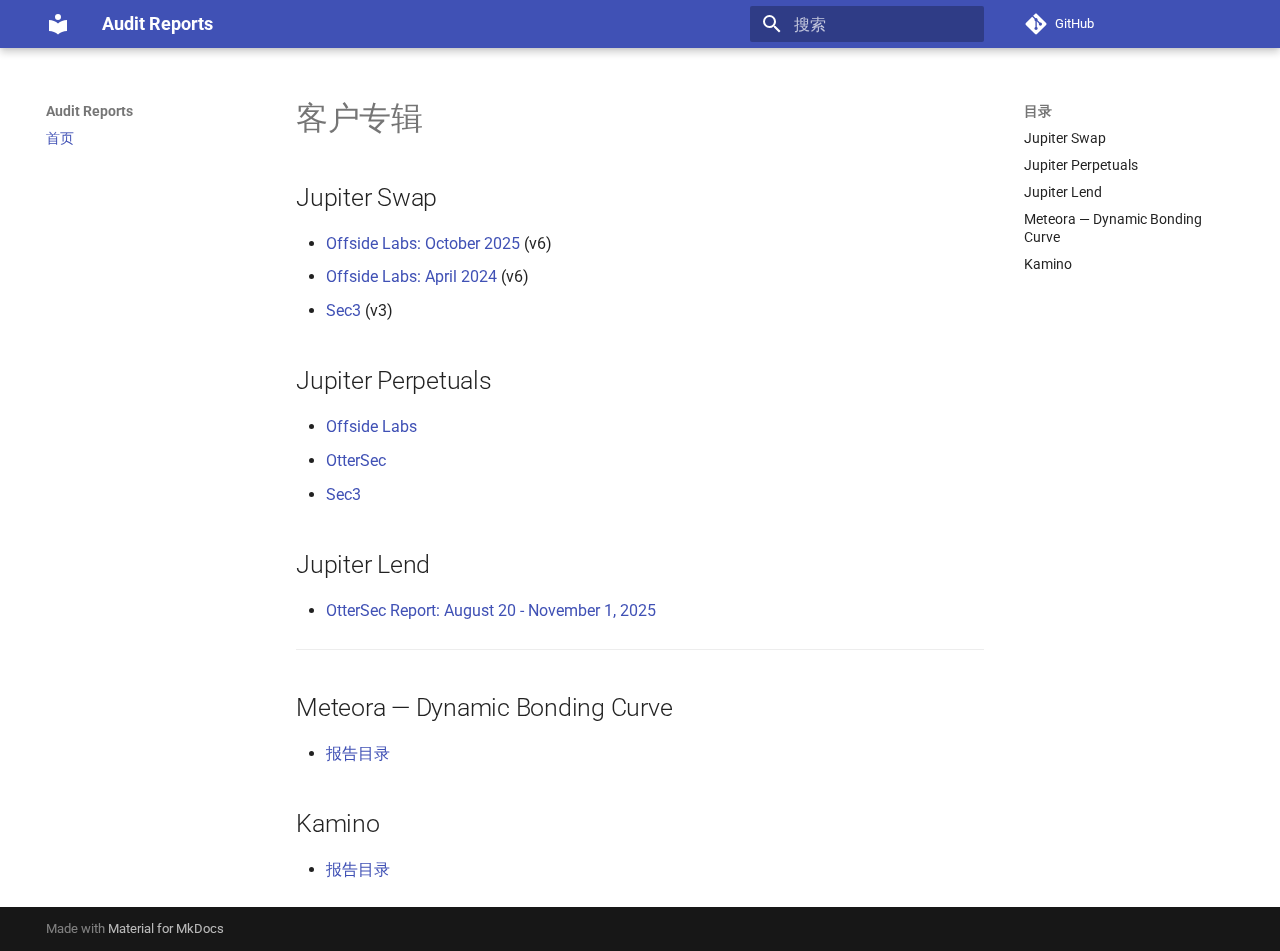
<file: index.html>
<!doctype html>
<html lang="zh" class="no-js">
  <head>
    
      <meta charset="utf-8">
      <meta name="viewport" content="width=device-width,initial-scale=1">
      
      
      
        <link rel="canonical" href="https://cheng895.github.io/audit/">
      
      
      
      
        
      
      
      <link rel="icon" href="assets/images/favicon.png">
      <meta name="generator" content="mkdocs-1.6.1, mkdocs-material-9.7.0">
    
    
      
        <title>Audit Reports</title>
      
    
    
      <link rel="stylesheet" href="assets/stylesheets/main.618322db.min.css">
      
      


    
    
      
    
    
      
        
        
        <link rel="preconnect" href="https://fonts.gstatic.com" crossorigin>
        <link rel="stylesheet" href="https://fonts.googleapis.com/css?family=Roboto:300,300i,400,400i,700,700i%7CRoboto+Mono:400,400i,700,700i&display=fallback">
        <style>:root{--md-text-font:"Roboto";--md-code-font:"Roboto Mono"}</style>
      
    
    
    <script>__md_scope=new URL(".",location),__md_hash=e=>[...e].reduce(((e,_)=>(e<<5)-e+_.charCodeAt(0)),0),__md_get=(e,_=localStorage,t=__md_scope)=>JSON.parse(_.getItem(t.pathname+"."+e)),__md_set=(e,_,t=localStorage,a=__md_scope)=>{try{t.setItem(a.pathname+"."+e,JSON.stringify(_))}catch(e){}}</script>
    
      

    
    
  </head>
  
  
    <body dir="ltr">
  
    
    <input class="md-toggle" data-md-toggle="drawer" type="checkbox" id="__drawer" autocomplete="off">
    <input class="md-toggle" data-md-toggle="search" type="checkbox" id="__search" autocomplete="off">
    <label class="md-overlay" for="__drawer"></label>
    <div data-md-component="skip">
      
        
        <a href="#_1" class="md-skip">
          跳转至
        </a>
      
    </div>
    <div data-md-component="announce">
      
    </div>
    
    
      

  

<header class="md-header md-header--shadow" data-md-component="header">
  <nav class="md-header__inner md-grid" aria-label="页眉">
    <a href="." title="Audit Reports" class="md-header__button md-logo" aria-label="Audit Reports" data-md-component="logo">
      
  
  <svg xmlns="http://www.w3.org/2000/svg" viewBox="0 0 24 24"><path d="M12 8a3 3 0 0 0 3-3 3 3 0 0 0-3-3 3 3 0 0 0-3 3 3 3 0 0 0 3 3m0 3.54C9.64 9.35 6.5 8 3 8v11c3.5 0 6.64 1.35 9 3.54 2.36-2.19 5.5-3.54 9-3.54V8c-3.5 0-6.64 1.35-9 3.54"/></svg>

    </a>
    <label class="md-header__button md-icon" for="__drawer">
      
      <svg xmlns="http://www.w3.org/2000/svg" viewBox="0 0 24 24"><path d="M3 6h18v2H3zm0 5h18v2H3zm0 5h18v2H3z"/></svg>
    </label>
    <div class="md-header__title" data-md-component="header-title">
      <div class="md-header__ellipsis">
        <div class="md-header__topic">
          <span class="md-ellipsis">
            Audit Reports
          </span>
        </div>
        <div class="md-header__topic" data-md-component="header-topic">
          <span class="md-ellipsis">
            
              首页
            
          </span>
        </div>
      </div>
    </div>
    
    
      <script>var palette=__md_get("__palette");if(palette&&palette.color){if("(prefers-color-scheme)"===palette.color.media){var media=matchMedia("(prefers-color-scheme: light)"),input=document.querySelector(media.matches?"[data-md-color-media='(prefers-color-scheme: light)']":"[data-md-color-media='(prefers-color-scheme: dark)']");palette.color.media=input.getAttribute("data-md-color-media"),palette.color.scheme=input.getAttribute("data-md-color-scheme"),palette.color.primary=input.getAttribute("data-md-color-primary"),palette.color.accent=input.getAttribute("data-md-color-accent")}for(var[key,value]of Object.entries(palette.color))document.body.setAttribute("data-md-color-"+key,value)}</script>
    
    
    
      
      
        <label class="md-header__button md-icon" for="__search">
          
          <svg xmlns="http://www.w3.org/2000/svg" viewBox="0 0 24 24"><path d="M9.5 3A6.5 6.5 0 0 1 16 9.5c0 1.61-.59 3.09-1.56 4.23l.27.27h.79l5 5-1.5 1.5-5-5v-.79l-.27-.27A6.52 6.52 0 0 1 9.5 16 6.5 6.5 0 0 1 3 9.5 6.5 6.5 0 0 1 9.5 3m0 2C7 5 5 7 5 9.5S7 14 9.5 14 14 12 14 9.5 12 5 9.5 5"/></svg>
        </label>
        <div class="md-search" data-md-component="search" role="dialog">
  <label class="md-search__overlay" for="__search"></label>
  <div class="md-search__inner" role="search">
    <form class="md-search__form" name="search">
      <input type="text" class="md-search__input" name="query" aria-label="搜索" placeholder="搜索" autocapitalize="off" autocorrect="off" autocomplete="off" spellcheck="false" data-md-component="search-query" required>
      <label class="md-search__icon md-icon" for="__search">
        
        <svg xmlns="http://www.w3.org/2000/svg" viewBox="0 0 24 24"><path d="M9.5 3A6.5 6.5 0 0 1 16 9.5c0 1.61-.59 3.09-1.56 4.23l.27.27h.79l5 5-1.5 1.5-5-5v-.79l-.27-.27A6.52 6.52 0 0 1 9.5 16 6.5 6.5 0 0 1 3 9.5 6.5 6.5 0 0 1 9.5 3m0 2C7 5 5 7 5 9.5S7 14 9.5 14 14 12 14 9.5 12 5 9.5 5"/></svg>
        
        <svg xmlns="http://www.w3.org/2000/svg" viewBox="0 0 24 24"><path d="M20 11v2H8l5.5 5.5-1.42 1.42L4.16 12l7.92-7.92L13.5 5.5 8 11z"/></svg>
      </label>
      <nav class="md-search__options" aria-label="查找">
        
        <button type="reset" class="md-search__icon md-icon" title="清空当前内容" aria-label="清空当前内容" tabindex="-1">
          
          <svg xmlns="http://www.w3.org/2000/svg" viewBox="0 0 24 24"><path d="M19 6.41 17.59 5 12 10.59 6.41 5 5 6.41 10.59 12 5 17.59 6.41 19 12 13.41 17.59 19 19 17.59 13.41 12z"/></svg>
        </button>
      </nav>
      
    </form>
    <div class="md-search__output">
      <div class="md-search__scrollwrap" tabindex="0" data-md-scrollfix>
        <div class="md-search-result" data-md-component="search-result">
          <div class="md-search-result__meta">
            正在初始化搜索引擎
          </div>
          <ol class="md-search-result__list" role="presentation"></ol>
        </div>
      </div>
    </div>
  </div>
</div>
      
    
    
      <div class="md-header__source">
        <a href="https://github.com/cheng895/audit" title="前往仓库" class="md-source" data-md-component="source">
  <div class="md-source__icon md-icon">
    
    <svg xmlns="http://www.w3.org/2000/svg" viewBox="0 0 448 512"><!--! Font Awesome Free 7.1.0 by @fontawesome - https://fontawesome.com License - https://fontawesome.com/license/free (Icons: CC BY 4.0, Fonts: SIL OFL 1.1, Code: MIT License) Copyright 2025 Fonticons, Inc.--><path d="M439.6 236.1 244 40.5c-5.4-5.5-12.8-8.5-20.4-8.5s-15 3-20.4 8.4L162.5 81l51.5 51.5c27.1-9.1 52.7 16.8 43.4 43.7l49.7 49.7c34.2-11.8 61.2 31 35.5 56.7-26.5 26.5-70.2-2.9-56-37.3L240.3 199v121.9c25.3 12.5 22.3 41.8 9.1 55-6.4 6.4-15.2 10.1-24.3 10.1s-17.8-3.6-24.3-10.1c-17.6-17.6-11.1-46.9 11.2-56v-123c-20.8-8.5-24.6-30.7-18.6-45L142.6 101 8.5 235.1C3 240.6 0 247.9 0 255.5s3 15 8.5 20.4l195.6 195.7c5.4 5.4 12.7 8.4 20.4 8.4s15-3 20.4-8.4l194.7-194.7c5.4-5.4 8.4-12.8 8.4-20.4s-3-15-8.4-20.4"/></svg>
  </div>
  <div class="md-source__repository">
    GitHub
  </div>
</a>
      </div>
    
  </nav>
  
</header>
    
    <div class="md-container" data-md-component="container">
      
      
        
          
        
      
      <main class="md-main" data-md-component="main">
        <div class="md-main__inner md-grid">
          
            
              
              <div class="md-sidebar md-sidebar--primary" data-md-component="sidebar" data-md-type="navigation" >
                <div class="md-sidebar__scrollwrap">
                  <div class="md-sidebar__inner">
                    



<nav class="md-nav md-nav--primary" aria-label="导航栏" data-md-level="0">
  <label class="md-nav__title" for="__drawer">
    <a href="." title="Audit Reports" class="md-nav__button md-logo" aria-label="Audit Reports" data-md-component="logo">
      
  
  <svg xmlns="http://www.w3.org/2000/svg" viewBox="0 0 24 24"><path d="M12 8a3 3 0 0 0 3-3 3 3 0 0 0-3-3 3 3 0 0 0-3 3 3 3 0 0 0 3 3m0 3.54C9.64 9.35 6.5 8 3 8v11c3.5 0 6.64 1.35 9 3.54 2.36-2.19 5.5-3.54 9-3.54V8c-3.5 0-6.64 1.35-9 3.54"/></svg>

    </a>
    Audit Reports
  </label>
  
    <div class="md-nav__source">
      <a href="https://github.com/cheng895/audit" title="前往仓库" class="md-source" data-md-component="source">
  <div class="md-source__icon md-icon">
    
    <svg xmlns="http://www.w3.org/2000/svg" viewBox="0 0 448 512"><!--! Font Awesome Free 7.1.0 by @fontawesome - https://fontawesome.com License - https://fontawesome.com/license/free (Icons: CC BY 4.0, Fonts: SIL OFL 1.1, Code: MIT License) Copyright 2025 Fonticons, Inc.--><path d="M439.6 236.1 244 40.5c-5.4-5.5-12.8-8.5-20.4-8.5s-15 3-20.4 8.4L162.5 81l51.5 51.5c27.1-9.1 52.7 16.8 43.4 43.7l49.7 49.7c34.2-11.8 61.2 31 35.5 56.7-26.5 26.5-70.2-2.9-56-37.3L240.3 199v121.9c25.3 12.5 22.3 41.8 9.1 55-6.4 6.4-15.2 10.1-24.3 10.1s-17.8-3.6-24.3-10.1c-17.6-17.6-11.1-46.9 11.2-56v-123c-20.8-8.5-24.6-30.7-18.6-45L142.6 101 8.5 235.1C3 240.6 0 247.9 0 255.5s3 15 8.5 20.4l195.6 195.7c5.4 5.4 12.7 8.4 20.4 8.4s15-3 20.4-8.4l194.7-194.7c5.4-5.4 8.4-12.8 8.4-20.4s-3-15-8.4-20.4"/></svg>
  </div>
  <div class="md-source__repository">
    GitHub
  </div>
</a>
    </div>
  
  <ul class="md-nav__list" data-md-scrollfix>
    
      
      
  
  
    
  
  
  
    <li class="md-nav__item md-nav__item--active">
      
      <input class="md-nav__toggle md-toggle" type="checkbox" id="__toc">
      
      
        
      
      
        <label class="md-nav__link md-nav__link--active" for="__toc">
          
  
  
  <span class="md-ellipsis">
    
  
    首页
  

    
  </span>
  
  

          <span class="md-nav__icon md-icon"></span>
        </label>
      
      <a href="." class="md-nav__link md-nav__link--active">
        
  
  
  <span class="md-ellipsis">
    
  
    首页
  

    
  </span>
  
  

      </a>
      
        

<nav class="md-nav md-nav--secondary" aria-label="目录">
  
  
  
    
  
  
    <label class="md-nav__title" for="__toc">
      <span class="md-nav__icon md-icon"></span>
      目录
    </label>
    <ul class="md-nav__list" data-md-component="toc" data-md-scrollfix>
      
        <li class="md-nav__item">
  <a href="#jupiter-swap" class="md-nav__link">
    <span class="md-ellipsis">
      
        Jupiter Swap
      
    </span>
  </a>
  
</li>
      
        <li class="md-nav__item">
  <a href="#jupiter-perpetuals" class="md-nav__link">
    <span class="md-ellipsis">
      
        Jupiter Perpetuals
      
    </span>
  </a>
  
</li>
      
        <li class="md-nav__item">
  <a href="#jupiter-lend" class="md-nav__link">
    <span class="md-ellipsis">
      
        Jupiter Lend
      
    </span>
  </a>
  
</li>
      
        <li class="md-nav__item">
  <a href="#meteora-dynamic-bonding-curve" class="md-nav__link">
    <span class="md-ellipsis">
      
        Meteora — Dynamic Bonding Curve
      
    </span>
  </a>
  
</li>
      
        <li class="md-nav__item">
  <a href="#kamino" class="md-nav__link">
    <span class="md-ellipsis">
      
        Kamino
      
    </span>
  </a>
  
</li>
      
    </ul>
  
</nav>
      
    </li>
  

    
  </ul>
</nav>
                  </div>
                </div>
              </div>
            
            
              
              <div class="md-sidebar md-sidebar--secondary" data-md-component="sidebar" data-md-type="toc" >
                <div class="md-sidebar__scrollwrap">
                  <div class="md-sidebar__inner">
                    

<nav class="md-nav md-nav--secondary" aria-label="目录">
  
  
  
    
  
  
    <label class="md-nav__title" for="__toc">
      <span class="md-nav__icon md-icon"></span>
      目录
    </label>
    <ul class="md-nav__list" data-md-component="toc" data-md-scrollfix>
      
        <li class="md-nav__item">
  <a href="#jupiter-swap" class="md-nav__link">
    <span class="md-ellipsis">
      
        Jupiter Swap
      
    </span>
  </a>
  
</li>
      
        <li class="md-nav__item">
  <a href="#jupiter-perpetuals" class="md-nav__link">
    <span class="md-ellipsis">
      
        Jupiter Perpetuals
      
    </span>
  </a>
  
</li>
      
        <li class="md-nav__item">
  <a href="#jupiter-lend" class="md-nav__link">
    <span class="md-ellipsis">
      
        Jupiter Lend
      
    </span>
  </a>
  
</li>
      
        <li class="md-nav__item">
  <a href="#meteora-dynamic-bonding-curve" class="md-nav__link">
    <span class="md-ellipsis">
      
        Meteora — Dynamic Bonding Curve
      
    </span>
  </a>
  
</li>
      
        <li class="md-nav__item">
  <a href="#kamino" class="md-nav__link">
    <span class="md-ellipsis">
      
        Kamino
      
    </span>
  </a>
  
</li>
      
    </ul>
  
</nav>
                  </div>
                </div>
              </div>
            
          
          
            <div class="md-content" data-md-component="content">
              
              <article class="md-content__inner md-typeset">
                
                  


  
  


<h1 id="_1">客户专辑</h1>
<h2 id="jupiter-swap">Jupiter Swap</h2>
<ul>
<li><a href="https://github.com/cheng895/audit/tree/main/clients/jupiter/aggregator/Swap">Offside Labs: October 2025</a> (v6)</li>
<li><a href="https://github.com/cheng895/audit/tree/main/clients/jupiter/aggregator/Swap">Offside Labs: April 2024</a> (v6)</li>
<li><a href="https://github.com/cheng895/audit/tree/main/clients/jupiter/aggregator/Swap">Sec3</a> (v3)</li>
</ul>
<h2 id="jupiter-perpetuals">Jupiter Perpetuals</h2>
<ul>
<li><a href="https://github.com/cheng895/audit/tree/main/clients/jupiter/aggregator/Perpetuals">Offside Labs</a></li>
<li><a href="https://github.com/cheng895/audit/tree/main/clients/jupiter/aggregator/Perpetuals">OtterSec</a></li>
<li><a href="https://github.com/cheng895/audit/tree/main/clients/jupiter/aggregator/Perpetuals">Sec3</a></li>
</ul>
<h2 id="jupiter-lend">Jupiter Lend</h2>
<ul>
<li><a href="https://github.com/cheng895/audit/tree/main/clients/jupiter/aggregator/Lend">OtterSec Report: August 20 - November 1, 2025</a></li>
</ul>
<hr />
<h2 id="meteora-dynamic-bonding-curve">Meteora — Dynamic Bonding Curve</h2>
<ul>
<li><a href="https://github.com/cheng895/audit/tree/main/clients/Meteora/Dynamic%20Bonding%20Curve">报告目录</a></li>
</ul>
<h2 id="kamino">Kamino</h2>
<ul>
<li><a href="https://github.com/cheng895/audit/tree/main/clients/kamino">报告目录</a></li>
</ul>












                
              </article>
            </div>
          
          
<script>var target=document.getElementById(location.hash.slice(1));target&&target.name&&(target.checked=target.name.startsWith("__tabbed_"))</script>
        </div>
        
          <button type="button" class="md-top md-icon" data-md-component="top" hidden>
  
  <svg xmlns="http://www.w3.org/2000/svg" viewBox="0 0 24 24"><path d="M13 20h-2V8l-5.5 5.5-1.42-1.42L12 4.16l7.92 7.92-1.42 1.42L13 8z"/></svg>
  回到页面顶部
</button>
        
      </main>
      
        <footer class="md-footer">
  
  <div class="md-footer-meta md-typeset">
    <div class="md-footer-meta__inner md-grid">
      <div class="md-copyright">
  
  
    Made with
    <a href="https://squidfunk.github.io/mkdocs-material/" target="_blank" rel="noopener">
      Material for MkDocs
    </a>
  
</div>
      
    </div>
  </div>
</footer>
      
    </div>
    <div class="md-dialog" data-md-component="dialog">
      <div class="md-dialog__inner md-typeset"></div>
    </div>
    
    
    
      
      
      <script id="__config" type="application/json">{"annotate": null, "base": ".", "features": ["navigation.top"], "search": "assets/javascripts/workers/search.7a47a382.min.js", "tags": null, "translations": {"clipboard.copied": "\u5df2\u590d\u5236", "clipboard.copy": "\u590d\u5236", "search.result.more.one": "\u5728\u8be5\u9875\u4e0a\u8fd8\u6709 1 \u4e2a\u7b26\u5408\u6761\u4ef6\u7684\u7ed3\u679c", "search.result.more.other": "\u5728\u8be5\u9875\u4e0a\u8fd8\u6709 # \u4e2a\u7b26\u5408\u6761\u4ef6\u7684\u7ed3\u679c", "search.result.none": "\u6ca1\u6709\u627e\u5230\u7b26\u5408\u6761\u4ef6\u7684\u7ed3\u679c", "search.result.one": "\u627e\u5230 1 \u4e2a\u7b26\u5408\u6761\u4ef6\u7684\u7ed3\u679c", "search.result.other": "# \u4e2a\u7b26\u5408\u6761\u4ef6\u7684\u7ed3\u679c", "search.result.placeholder": "\u952e\u5165\u4ee5\u5f00\u59cb\u641c\u7d22", "search.result.term.missing": "\u7f3a\u5c11", "select.version": "\u9009\u62e9\u5f53\u524d\u7248\u672c"}, "version": null}</script>
    
    
      <script src="assets/javascripts/bundle.e71a0d61.min.js"></script>
      
    
  </body>
</html>
</file>
<file: assets/stylesheets/main.618322db.min.css>
@charset "UTF-8";html{-webkit-text-size-adjust:none;-moz-text-size-adjust:none;text-size-adjust:none;box-sizing:border-box}*,:after,:before{box-sizing:inherit}@media (prefers-reduced-motion){*,:after,:before{transition:none!important}}body{margin:0}a,button,input,label{-webkit-tap-highlight-color:transparent}a{color:inherit;text-decoration:none}hr{border:0;box-sizing:initial;display:block;height:.05rem;overflow:visible;padding:0}small{font-size:80%}sub,sup{line-height:1em}img{border-style:none}table{border-collapse:initial;border-spacing:0}td,th{font-weight:400;vertical-align:top}button{background:#0000;border:0;font-family:inherit;font-size:inherit;margin:0;padding:0}input{border:0;outline:none}:root{--md-primary-fg-color:#4051b5;--md-primary-fg-color--light:#5d6cc0;--md-primary-fg-color--dark:#303fa1;--md-primary-bg-color:#fff;--md-primary-bg-color--light:#ffffffb3;--md-accent-fg-color:#526cfe;--md-accent-fg-color--transparent:#526cfe1a;--md-accent-bg-color:#fff;--md-accent-bg-color--light:#ffffffb3}[data-md-color-scheme=default]{color-scheme:light}[data-md-color-scheme=default] img[src$="#gh-dark-mode-only"],[data-md-color-scheme=default] img[src$="#only-dark"]{display:none}:root,[data-md-color-scheme=default]{--md-hue:225deg;--md-default-fg-color:#000000de;--md-default-fg-color--light:#0000008a;--md-default-fg-color--lighter:#00000052;--md-default-fg-color--lightest:#00000012;--md-default-bg-color:#fff;--md-default-bg-color--light:#ffffffb3;--md-default-bg-color--lighter:#ffffff4d;--md-default-bg-color--lightest:#ffffff1f;--md-code-fg-color:#36464e;--md-code-bg-color:#f5f5f5;--md-code-bg-color--light:#f5f5f5b3;--md-code-bg-color--lighter:#f5f5f54d;--md-code-hl-color:#4287ff;--md-code-hl-color--light:#4287ff1a;--md-code-hl-number-color:#d52a2a;--md-code-hl-special-color:#db1457;--md-code-hl-function-color:#a846b9;--md-code-hl-constant-color:#6e59d9;--md-code-hl-keyword-color:#3f6ec6;--md-code-hl-string-color:#1c7d4d;--md-code-hl-name-color:var(--md-code-fg-color);--md-code-hl-operator-color:var(--md-default-fg-color--light);--md-code-hl-punctuation-color:var(--md-default-fg-color--light);--md-code-hl-comment-color:var(--md-default-fg-color--light);--md-code-hl-generic-color:var(--md-default-fg-color--light);--md-code-hl-variable-color:var(--md-default-fg-color--light);--md-typeset-color:var(--md-default-fg-color);--md-typeset-a-color:var(--md-primary-fg-color);--md-typeset-del-color:#f5503d26;--md-typeset-ins-color:#0bd57026;--md-typeset-kbd-color:#fafafa;--md-typeset-kbd-accent-color:#fff;--md-typeset-kbd-border-color:#b8b8b8;--md-typeset-mark-color:#ffff0080;--md-typeset-table-color:#0000001f;--md-typeset-table-color--light:rgba(0,0,0,.035);--md-admonition-fg-color:var(--md-default-fg-color);--md-admonition-bg-color:var(--md-default-bg-color);--md-warning-fg-color:#000000de;--md-warning-bg-color:#ff9;--md-footer-fg-color:#fff;--md-footer-fg-color--light:#ffffffb3;--md-footer-fg-color--lighter:#ffffff73;--md-footer-bg-color:#000000de;--md-footer-bg-color--dark:#00000052;--md-shadow-z1:0 0.2rem 0.5rem #0000000d,0 0 0.05rem #0000001a;--md-shadow-z2:0 0.2rem 0.5rem #0000001a,0 0 0.05rem #00000040;--md-shadow-z3:0 0.2rem 0.5rem #0003,0 0 0.05rem #00000059}.md-icon svg{fill:currentcolor;display:block;height:1.2rem;width:1.2rem}body{-webkit-font-smoothing:antialiased;-moz-osx-font-smoothing:grayscale;--md-text-font-family:var(--md-text-font,_),-apple-system,BlinkMacSystemFont,Helvetica,Arial,sans-serif;--md-code-font-family:var(--md-code-font,_),SFMono-Regular,Consolas,Menlo,monospace}aside,body,input{font-feature-settings:"kern","liga";color:var(--md-typeset-color);font-family:var(--md-text-font-family)}code,kbd,pre{font-feature-settings:"kern";font-family:var(--md-code-font-family)}:root{--md-typeset-table-sort-icon:url('data:image/svg+xml;charset=utf-8,<svg xmlns="http://www.w3.org/2000/svg" viewBox="0 0 24 24"><path d="m18 21-4-4h3V7h-3l4-4 4 4h-3v10h3M2 19v-2h10v2M2 13v-2h7v2M2 7V5h4v2z"/></svg>');--md-typeset-table-sort-icon--asc:url('data:image/svg+xml;charset=utf-8,<svg xmlns="http://www.w3.org/2000/svg" viewBox="0 0 24 24"><path d="M19 17h3l-4 4-4-4h3V3h2M2 17h10v2H2M6 5v2H2V5m0 6h7v2H2z"/></svg>');--md-typeset-table-sort-icon--desc:url('data:image/svg+xml;charset=utf-8,<svg xmlns="http://www.w3.org/2000/svg" viewBox="0 0 24 24"><path d="M19 7h3l-4-4-4 4h3v14h2M2 17h10v2H2M6 5v2H2V5m0 6h7v2H2z"/></svg>')}.md-typeset{-webkit-print-color-adjust:exact;color-adjust:exact;font-size:.8rem;line-height:1.6;overflow-wrap:break-word}@media print{.md-typeset{font-size:.68rem}}.md-typeset blockquote,.md-typeset dl,.md-typeset figure,.md-typeset ol,.md-typeset pre,.md-typeset ul{margin-bottom:1em;margin-top:1em}.md-typeset h1{color:var(--md-default-fg-color--light);font-size:2em;line-height:1.3;margin:0 0 1.25em}.md-typeset h1,.md-typeset h2{font-weight:300;letter-spacing:-.01em}.md-typeset h2{font-size:1.5625em;line-height:1.4;margin:1.6em 0 .64em}.md-typeset h3{font-size:1.25em;font-weight:400;letter-spacing:-.01em;line-height:1.5;margin:1.6em 0 .8em}.md-typeset h2+h3{margin-top:.8em}.md-typeset h4{font-weight:700;letter-spacing:-.01em;margin:1em 0}.md-typeset h5,.md-typeset h6{color:var(--md-default-fg-color--light);font-size:.8em;font-weight:700;letter-spacing:-.01em;margin:1.25em 0}.md-typeset h5{text-transform:uppercase}.md-typeset h5 code{text-transform:none}.md-typeset hr{border-bottom:.05rem solid var(--md-default-fg-color--lightest);display:flow-root;margin:1.5em 0}.md-typeset a{color:var(--md-typeset-a-color);word-break:break-word}.md-typeset a,.md-typeset a:before{transition:color 125ms}.md-typeset a:focus,.md-typeset a:hover{color:var(--md-accent-fg-color)}.md-typeset a:focus code,.md-typeset a:hover code{background-color:var(--md-accent-fg-color--transparent);color:var(--md-accent-fg-color)}.md-typeset a code{color:var(--md-typeset-a-color)}.md-typeset a.focus-visible{outline-color:var(--md-accent-fg-color);outline-offset:.2rem}.md-typeset code,.md-typeset kbd,.md-typeset pre{color:var(--md-code-fg-color);direction:ltr;font-variant-ligatures:none;transition:background-color 125ms}@media print{.md-typeset code,.md-typeset kbd,.md-typeset pre{white-space:pre-wrap}}.md-typeset code{background-color:var(--md-code-bg-color);border-radius:.1rem;-webkit-box-decoration-break:clone;box-decoration-break:clone;font-size:.85em;padding:0 .2941176471em;transition:color 125ms,background-color 125ms;word-break:break-word}.md-typeset code:not(.focus-visible){-webkit-tap-highlight-color:transparent;outline:none}.md-typeset pre{display:flow-root;line-height:1.4;position:relative}.md-typeset pre>code{-webkit-box-decoration-break:slice;box-decoration-break:slice;box-shadow:none;display:block;margin:0;outline-color:var(--md-accent-fg-color);overflow:auto;padding:.7720588235em 1.1764705882em;scrollbar-color:var(--md-default-fg-color--lighter) #0000;scrollbar-width:thin;touch-action:auto;word-break:normal}.md-typeset pre>code:hover{scrollbar-color:var(--md-accent-fg-color) #0000}.md-typeset pre>code::-webkit-scrollbar{height:.2rem;width:.2rem}.md-typeset pre>code::-webkit-scrollbar-thumb{background-color:var(--md-default-fg-color--lighter)}.md-typeset pre>code::-webkit-scrollbar-thumb:hover{background-color:var(--md-accent-fg-color)}.md-typeset kbd{background-color:var(--md-typeset-kbd-color);border-radius:.1rem;box-shadow:0 .1rem 0 .05rem var(--md-typeset-kbd-border-color),0 .1rem 0 var(--md-typeset-kbd-border-color),0 -.1rem .2rem var(--md-typeset-kbd-accent-color) inset;color:var(--md-default-fg-color);display:inline-block;font-size:.75em;padding:0 .6666666667em;vertical-align:text-top;word-break:break-word}.md-typeset mark{background-color:var(--md-typeset-mark-color);-webkit-box-decoration-break:clone;box-decoration-break:clone;color:inherit;word-break:break-word}.md-typeset abbr{cursor:help;text-decoration:none}.md-typeset [data-preview],.md-typeset abbr{border-bottom:.05rem dotted var(--md-default-fg-color--light)}.md-typeset small{opacity:.75}[dir=ltr] .md-typeset sub,[dir=ltr] .md-typeset sup{margin-left:.078125em}[dir=rtl] .md-typeset sub,[dir=rtl] .md-typeset sup{margin-right:.078125em}[dir=ltr] .md-typeset blockquote{padding-left:.6rem}[dir=rtl] .md-typeset blockquote{padding-right:.6rem}[dir=ltr] .md-typeset blockquote{border-left:.2rem solid var(--md-default-fg-color--lighter)}[dir=rtl] .md-typeset blockquote{border-right:.2rem solid var(--md-default-fg-color--lighter)}.md-typeset blockquote{color:var(--md-default-fg-color--light);margin-left:0;margin-right:0}.md-typeset ul{list-style-type:disc}.md-typeset ul[type]{list-style-type:revert-layer}[dir=ltr] .md-typeset ol,[dir=ltr] .md-typeset ul{margin-left:.625em}[dir=rtl] .md-typeset ol,[dir=rtl] .md-typeset ul{margin-right:.625em}.md-typeset ol,.md-typeset ul{padding:0}.md-typeset ol:not([hidden]),.md-typeset ul:not([hidden]){display:flow-root}.md-typeset ol ol,.md-typeset ul ol{list-style-type:lower-alpha}.md-typeset ol ol ol,.md-typeset ul ol ol{list-style-type:lower-roman}.md-typeset ol ol ol ol,.md-typeset ul ol ol ol{list-style-type:upper-alpha}.md-typeset ol ol ol ol ol,.md-typeset ul ol ol ol ol{list-style-type:upper-roman}.md-typeset ol[type],.md-typeset ul[type]{list-style-type:revert-layer}[dir=ltr] .md-typeset ol li,[dir=ltr] .md-typeset ul li{margin-left:1.25em}[dir=rtl] .md-typeset ol li,[dir=rtl] .md-typeset ul li{margin-right:1.25em}.md-typeset ol li,.md-typeset ul li{margin-bottom:.5em}.md-typeset ol li blockquote,.md-typeset ol li p,.md-typeset ul li blockquote,.md-typeset ul li p{margin:.5em 0}.md-typeset ol li:last-child,.md-typeset ul li:last-child{margin-bottom:0}[dir=ltr] .md-typeset ol li ol,[dir=ltr] .md-typeset ol li ul,[dir=ltr] .md-typeset ul li ol,[dir=ltr] .md-typeset ul li ul{margin-left:.625em}[dir=rtl] .md-typeset ol li ol,[dir=rtl] .md-typeset ol li ul,[dir=rtl] .md-typeset ul li ol,[dir=rtl] .md-typeset ul li ul{margin-right:.625em}.md-typeset ol li ol,.md-typeset ol li ul,.md-typeset ul li ol,.md-typeset ul li ul{margin-bottom:.5em;margin-top:.5em}[dir=ltr] .md-typeset dd{margin-left:1.875em}[dir=rtl] .md-typeset dd{margin-right:1.875em}.md-typeset dd{margin-bottom:1.5em;margin-top:1em}.md-typeset img,.md-typeset svg,.md-typeset video{height:auto;max-width:100%}.md-typeset img[align=left]{margin:1em 1em 1em 0}.md-typeset img[align=right]{margin:1em 0 1em 1em}.md-typeset img[align]:only-child{margin-top:0}.md-typeset figure{display:flow-root;margin:1em auto;max-width:100%;text-align:center;width:fit-content}.md-typeset figure img{display:block;margin:0 auto}.md-typeset figcaption{font-style:italic;margin:1em auto;max-width:24rem}.md-typeset iframe{max-width:100%}.md-typeset table:not([class]){background-color:var(--md-default-bg-color);border:.05rem solid var(--md-typeset-table-color);border-radius:.1rem;display:inline-block;font-size:.64rem;max-width:100%;overflow:auto;touch-action:auto}@media print{.md-typeset table:not([class]){display:table}}.md-typeset table:not([class])+*{margin-top:1.5em}.md-typeset table:not([class]) td>:first-child,.md-typeset table:not([class]) th>:first-child{margin-top:0}.md-typeset table:not([class]) td>:last-child,.md-typeset table:not([class]) th>:last-child{margin-bottom:0}.md-typeset table:not([class]) td:not([align]),.md-typeset table:not([class]) th:not([align]){text-align:left}[dir=rtl] .md-typeset table:not([class]) td:not([align]),[dir=rtl] .md-typeset table:not([class]) th:not([align]){text-align:right}.md-typeset table:not([class]) th{font-weight:700;min-width:5rem;padding:.9375em 1.25em;vertical-align:top}.md-typeset table:not([class]) td{border-top:.05rem solid var(--md-typeset-table-color);padding:.9375em 1.25em;vertical-align:top}.md-typeset table:not([class]) tbody tr{transition:background-color 125ms}.md-typeset table:not([class]) tbody tr:hover{background-color:var(--md-typeset-table-color--light);box-shadow:0 .05rem 0 var(--md-default-bg-color) inset}.md-typeset table:not([class]) a{word-break:normal}.md-typeset table th[role=columnheader]{cursor:pointer}[dir=ltr] .md-typeset table th[role=columnheader]:after{margin-left:.5em}[dir=rtl] .md-typeset table th[role=columnheader]:after{margin-right:.5em}.md-typeset table th[role=columnheader]:after{content:"";display:inline-block;height:1.2em;-webkit-mask-image:var(--md-typeset-table-sort-icon);mask-image:var(--md-typeset-table-sort-icon);-webkit-mask-repeat:no-repeat;mask-repeat:no-repeat;-webkit-mask-size:contain;mask-size:contain;transition:background-color 125ms;vertical-align:text-bottom;width:1.2em}.md-typeset table th[role=columnheader]:hover:after{background-color:var(--md-default-fg-color--lighter)}.md-typeset table th[role=columnheader][aria-sort=ascending]:after{background-color:var(--md-default-fg-color--light);-webkit-mask-image:var(--md-typeset-table-sort-icon--asc);mask-image:var(--md-typeset-table-sort-icon--asc)}.md-typeset table th[role=columnheader][aria-sort=descending]:after{background-color:var(--md-default-fg-color--light);-webkit-mask-image:var(--md-typeset-table-sort-icon--desc);mask-image:var(--md-typeset-table-sort-icon--desc)}.md-typeset__scrollwrap{margin:1em -.8rem;overflow-x:auto;touch-action:auto}.md-typeset__table{display:inline-block;margin-bottom:.5em;padding:0 .8rem}@media print{.md-typeset__table{display:block}}html .md-typeset__table table{display:table;margin:0;overflow:hidden;width:100%}@media screen and (max-width:44.984375em){.md-content__inner>pre{margin:1em -.8rem}.md-content__inner>pre code{border-radius:0}}.md-typeset .md-author{border-radius:100%;display:block;flex-shrink:0;height:1.6rem;overflow:hidden;position:relative;transition:color 125ms,transform 125ms;width:1.6rem}.md-typeset .md-author img{display:block}.md-typeset .md-author--more{background:var(--md-default-fg-color--lightest);color:var(--md-default-fg-color--lighter);font-size:.6rem;font-weight:700;line-height:1.6rem;text-align:center}.md-typeset .md-author--long{height:2.4rem;width:2.4rem}.md-typeset a.md-author{transform:scale(1)}.md-typeset a.md-author img{border-radius:100%;filter:grayscale(100%) opacity(75%);transition:filter 125ms}.md-typeset a.md-author:focus,.md-typeset a.md-author:hover{transform:scale(1.1);z-index:1}.md-typeset a.md-author:focus img,.md-typeset a.md-author:hover img{filter:grayscale(0)}.md-banner{background-color:var(--md-footer-bg-color);color:var(--md-footer-fg-color);overflow:auto}@media print{.md-banner{display:none}}.md-banner--warning{background-color:var(--md-warning-bg-color);color:var(--md-warning-fg-color)}.md-banner__inner{font-size:.7rem;margin:.6rem auto;padding:0 .8rem}[dir=ltr] .md-banner__button{float:right}[dir=rtl] .md-banner__button{float:left}.md-banner__button{color:inherit;cursor:pointer;transition:opacity .25s}.no-js .md-banner__button{display:none}.md-banner__button:hover{opacity:.7}html{font-size:125%;height:100%;overflow-x:hidden}@media screen and (min-width:100em){html{font-size:137.5%}}@media screen and (min-width:125em){html{font-size:150%}}body{background-color:var(--md-default-bg-color);display:flex;flex-direction:column;font-size:.5rem;min-height:100%;position:relative;width:100%}@media print{body{display:block}}@media screen and (max-width:59.984375em){body[data-md-scrolllock]{position:fixed}}.md-grid{margin-left:auto;margin-right:auto;max-width:61rem}.md-container{display:flex;flex-direction:column;flex-grow:1}@media print{.md-container{display:block}}.md-main{flex-grow:1}.md-main__inner{display:flex;height:100%;margin-top:1.5rem}.md-ellipsis{overflow:hidden;text-overflow:ellipsis}.md-toggle{display:none}.md-option{height:0;opacity:0;position:absolute;width:0}.md-option:checked+label:not([hidden]){display:block}.md-option.focus-visible+label{outline-color:var(--md-accent-fg-color);outline-style:auto}.md-skip{background-color:var(--md-default-fg-color);border-radius:.1rem;color:var(--md-default-bg-color);font-size:.64rem;margin:.5rem;opacity:0;outline-color:var(--md-accent-fg-color);padding:.3rem .5rem;position:fixed;transform:translateY(.4rem);z-index:-1}.md-skip:focus{opacity:1;transform:translateY(0);transition:transform .25s cubic-bezier(.4,0,.2,1),opacity 175ms 75ms;z-index:10}@page{margin:25mm}:root{--md-clipboard-icon:url('data:image/svg+xml;charset=utf-8,<svg xmlns="http://www.w3.org/2000/svg" viewBox="0 0 24 24"><path d="M19 21H8V7h11m0-2H8a2 2 0 0 0-2 2v14a2 2 0 0 0 2 2h11a2 2 0 0 0 2-2V7a2 2 0 0 0-2-2m-3-4H4a2 2 0 0 0-2 2v14h2V3h12z"/></svg>')}.md-clipboard{border-radius:.1rem;color:var(--md-default-fg-color--lightest);cursor:pointer;height:1.5em;outline-color:var(--md-accent-fg-color);outline-offset:.1rem;transition:color .25s;width:1.5em;z-index:1}@media print{.md-clipboard{display:none}}.md-clipboard:not(.focus-visible){-webkit-tap-highlight-color:transparent;outline:none}:hover>.md-clipboard{color:var(--md-default-fg-color--light)}.md-clipboard:focus,.md-clipboard:hover{color:var(--md-accent-fg-color)}.md-clipboard:after{background-color:currentcolor;content:"";display:block;height:1.125em;margin:0 auto;-webkit-mask-image:var(--md-clipboard-icon);mask-image:var(--md-clipboard-icon);-webkit-mask-position:center;mask-position:center;-webkit-mask-repeat:no-repeat;mask-repeat:no-repeat;-webkit-mask-size:contain;mask-size:contain;width:1.125em}.md-clipboard--inline{cursor:pointer}.md-clipboard--inline code{transition:color .25s,background-color .25s}.md-clipboard--inline:focus code,.md-clipboard--inline:hover code{background-color:var(--md-accent-fg-color--transparent);color:var(--md-accent-fg-color)}:root{--md-code-select-icon:url('data:image/svg+xml;charset=utf-8,<svg xmlns="http://www.w3.org/2000/svg" viewBox="0 0 24 24"><path d="M19 19h-4v2h4c1.1 0 2-.9 2-2v-4h-2m0-12h-4v2h4v4h2V5c0-1.1-.9-2-2-2M5 5h4V3H5c-1.1 0-2 .9-2 2v4h2m0 6H3v4c0 1.1.9 2 2 2h4v-2H5zm2-4h2v2H7zm4 0h2v2h-2zm4 0h2v2h-2zM7 7h2v2H7zm4 0h2v2h-2zm4 0h2v2h-2zm-8 8h2v2H7zm4 0h2v2h-2zm4 0h2v2h-2z"/></svg>');--md-code-copy-icon:url('data:image/svg+xml;charset=utf-8,<svg xmlns="http://www.w3.org/2000/svg" viewBox="0 0 24 24"><path d="M19 21H8V7h11m0-2H8a2 2 0 0 0-2 2v14a2 2 0 0 0 2 2h11a2 2 0 0 0 2-2V7a2 2 0 0 0-2-2m-3-4H4a2 2 0 0 0-2 2v14h2V3h12z"/></svg>')}.md-typeset .md-code__content{display:grid}.md-code__nav{background-color:var(--md-code-bg-color--lighter);border-radius:.1rem;display:flex;gap:.2rem;padding:.2rem;position:absolute;right:.25em;top:.25em;transition:background-color .25s;z-index:1}:hover>.md-code__nav{background-color:var(--md-code-bg-color--light)}.md-code__button{color:var(--md-default-fg-color--lightest);cursor:pointer;display:block;height:1.5em;outline-color:var(--md-accent-fg-color);outline-offset:.1rem;transition:color .25s;width:1.5em}:hover>*>.md-code__button{color:var(--md-default-fg-color--light)}.md-code__button.focus-visible,.md-code__button:hover{color:var(--md-accent-fg-color)}.md-code__button--active{color:var(--md-default-fg-color)!important}.md-code__button:after{background-color:currentcolor;content:"";display:block;height:1.125em;margin:0 auto;-webkit-mask-position:center;mask-position:center;-webkit-mask-repeat:no-repeat;mask-repeat:no-repeat;-webkit-mask-size:contain;mask-size:contain;width:1.125em}.md-code__button[data-md-type=select]:after{-webkit-mask-image:var(--md-code-select-icon);mask-image:var(--md-code-select-icon)}.md-code__button[data-md-type=copy]:after{-webkit-mask-image:var(--md-code-copy-icon);mask-image:var(--md-code-copy-icon)}@keyframes consent{0%{opacity:0;transform:translateY(100%)}to{opacity:1;transform:translateY(0)}}@keyframes overlay{0%{opacity:0}to{opacity:1}}.md-consent__overlay{animation:overlay .25s both;-webkit-backdrop-filter:blur(.1rem);backdrop-filter:blur(.1rem);background-color:#0000008a;height:100%;opacity:1;position:fixed;top:0;width:100%;z-index:5}.md-consent__inner{animation:consent .5s cubic-bezier(.1,.7,.1,1) both;background-color:var(--md-default-bg-color);border:0;border-radius:.1rem;bottom:0;box-shadow:0 0 .2rem #0000001a,0 .2rem .4rem #0003;max-height:100%;overflow:auto;padding:0;position:fixed;width:100%;z-index:5}.md-consent__form{padding:.8rem}.md-consent__settings{display:none;margin:1em 0}input:checked+.md-consent__settings{display:block}.md-consent__controls{margin-bottom:.8rem}.md-typeset .md-consent__controls .md-button{display:inline}@media screen and (max-width:44.984375em){.md-typeset .md-consent__controls .md-button{display:block;margin-top:.4rem;text-align:center;width:100%}}.md-consent label{cursor:pointer}.md-content{flex-grow:1;min-width:0}.md-content__inner{margin:0 .8rem 1.2rem;padding-top:.6rem}@media screen and (min-width:76.25em){[dir=ltr] .md-sidebar--primary:not([hidden])~.md-content>.md-content__inner{margin-left:1.2rem}[dir=ltr] .md-sidebar--secondary:not([hidden])~.md-content>.md-content__inner,[dir=rtl] .md-sidebar--primary:not([hidden])~.md-content>.md-content__inner{margin-right:1.2rem}[dir=rtl] .md-sidebar--secondary:not([hidden])~.md-content>.md-content__inner{margin-left:1.2rem}}.md-content__inner:before{content:"";display:block;height:.4rem}.md-content__inner>:last-child{margin-bottom:0}[dir=ltr] .md-content__button{float:right}[dir=rtl] .md-content__button{float:left}[dir=ltr] .md-content__button{margin-left:.4rem}[dir=rtl] .md-content__button{margin-right:.4rem}.md-content__button{margin:.4rem 0;padding:0}@media print{.md-content__button{display:none}}.md-typeset .md-content__button{color:var(--md-default-fg-color--lighter)}.md-content__button svg{display:inline;vertical-align:top}[dir=rtl] .md-content__button svg{transform:scaleX(-1)}[dir=ltr] .md-dialog{right:.8rem}[dir=rtl] .md-dialog{left:.8rem}.md-dialog{background-color:var(--md-default-fg-color);border-radius:.1rem;bottom:.8rem;box-shadow:var(--md-shadow-z3);min-width:11.1rem;opacity:0;padding:.4rem .6rem;pointer-events:none;position:fixed;transform:translateY(100%);transition:transform 0ms .4s,opacity .4s;z-index:4}@media print{.md-dialog{display:none}}.md-dialog--active{opacity:1;pointer-events:auto;transform:translateY(0);transition:transform .4s cubic-bezier(.075,.85,.175,1),opacity .4s}.md-dialog__inner{color:var(--md-default-bg-color);font-size:.7rem}.md-feedback{margin:2em 0 1em;text-align:center}.md-feedback fieldset{border:none;margin:0;padding:0}.md-feedback__title{font-weight:700;margin:1em auto}.md-feedback__inner{position:relative}.md-feedback__list{display:flex;flex-wrap:wrap;place-content:baseline center;position:relative}.md-feedback__list:hover .md-icon:not(:disabled){color:var(--md-default-fg-color--lighter)}:disabled .md-feedback__list{min-height:1.8rem}.md-feedback__icon{color:var(--md-default-fg-color--light);cursor:pointer;flex-shrink:0;margin:0 .1rem;transition:color 125ms}.md-feedback__icon:not(:disabled).md-icon:hover{color:var(--md-accent-fg-color)}.md-feedback__icon:disabled{color:var(--md-default-fg-color--lightest);pointer-events:none}.md-feedback__note{opacity:0;position:relative;transform:translateY(.4rem);transition:transform .4s cubic-bezier(.1,.7,.1,1),opacity .15s}.md-feedback__note>*{margin:0 auto;max-width:16rem}:disabled .md-feedback__note{opacity:1;transform:translateY(0)}@media print{.md-feedback{display:none}}.md-footer{background-color:var(--md-footer-bg-color);color:var(--md-footer-fg-color)}@media print{.md-footer{display:none}}.md-footer__inner{justify-content:space-between;overflow:auto;padding:.2rem}.md-footer__inner:not([hidden]){display:flex}.md-footer__link{align-items:end;display:flex;flex-grow:0.01;margin-bottom:.4rem;margin-top:1rem;max-width:100%;outline-color:var(--md-accent-fg-color);overflow:hidden;transition:opacity .25s}.md-footer__link:focus,.md-footer__link:hover{opacity:.7}[dir=rtl] .md-footer__link svg{transform:scaleX(-1)}@media screen and (max-width:44.984375em){.md-footer__link--prev{flex-shrink:0}.md-footer__link--prev .md-footer__title{display:none}}[dir=ltr] .md-footer__link--next{margin-left:auto}[dir=rtl] .md-footer__link--next{margin-right:auto}.md-footer__link--next{text-align:right}[dir=rtl] .md-footer__link--next{text-align:left}.md-footer__title{flex-grow:1;font-size:.9rem;margin-bottom:.7rem;max-width:calc(100% - 2.4rem);padding:0 1rem;white-space:nowrap}.md-footer__button{margin:.2rem;padding:.4rem}.md-footer__direction{font-size:.64rem;opacity:.7}.md-footer-meta{background-color:var(--md-footer-bg-color--dark)}.md-footer-meta__inner{display:flex;flex-wrap:wrap;justify-content:space-between;padding:.2rem}html .md-footer-meta.md-typeset a{color:var(--md-footer-fg-color--light)}html .md-footer-meta.md-typeset a:focus,html .md-footer-meta.md-typeset a:hover{color:var(--md-footer-fg-color)}.md-copyright{color:var(--md-footer-fg-color--lighter);font-size:.64rem;margin:auto .6rem;padding:.4rem 0;width:100%}@media screen and (min-width:45em){.md-copyright{width:auto}}.md-copyright__highlight{color:var(--md-footer-fg-color--light)}.md-social{display:inline-flex;gap:.2rem;margin:0 .4rem;padding:.2rem 0 .6rem}@media screen and (min-width:45em){.md-social{padding:.6rem 0}}.md-social__link{display:inline-block;height:1.6rem;text-align:center;width:1.6rem}.md-social__link:before{line-height:1.9}.md-social__link svg{fill:currentcolor;max-height:.8rem;vertical-align:-25%}.md-typeset .md-button{border:.1rem solid;border-radius:.1rem;color:var(--md-primary-fg-color);cursor:pointer;display:inline-block;font-weight:700;padding:.625em 2em;transition:color 125ms,background-color 125ms,border-color 125ms}.md-typeset .md-button--primary{background-color:var(--md-primary-fg-color);border-color:var(--md-primary-fg-color);color:var(--md-primary-bg-color)}.md-typeset .md-button:focus,.md-typeset .md-button:hover{background-color:var(--md-accent-fg-color);border-color:var(--md-accent-fg-color);color:var(--md-accent-bg-color)}[dir=ltr] .md-typeset .md-input{border-top-left-radius:.1rem}[dir=ltr] .md-typeset .md-input,[dir=rtl] .md-typeset .md-input{border-top-right-radius:.1rem}[dir=rtl] .md-typeset .md-input{border-top-left-radius:.1rem}.md-typeset .md-input{border-bottom:.1rem solid var(--md-default-fg-color--lighter);box-shadow:var(--md-shadow-z1);font-size:.8rem;height:1.8rem;padding:0 .6rem;transition:border .25s,box-shadow .25s}.md-typeset .md-input:focus,.md-typeset .md-input:hover{border-bottom-color:var(--md-accent-fg-color);box-shadow:var(--md-shadow-z2)}.md-typeset .md-input--stretch{width:100%}.md-header{background-color:var(--md-primary-fg-color);box-shadow:0 0 .2rem #0000,0 .2rem .4rem #0000;color:var(--md-primary-bg-color);display:block;left:0;position:sticky;right:0;top:0;z-index:4}@media print{.md-header{display:none}}.md-header[hidden]{transform:translateY(-100%);transition:transform .25s cubic-bezier(.8,0,.6,1),box-shadow .25s}.md-header--shadow{box-shadow:0 0 .2rem #0000001a,0 .2rem .4rem #0003;transition:transform .25s cubic-bezier(.1,.7,.1,1),box-shadow .25s}.md-header__inner{align-items:center;display:flex;padding:0 .2rem}.md-header__button{color:currentcolor;cursor:pointer;margin:.2rem;outline-color:var(--md-accent-fg-color);padding:.4rem;position:relative;transition:opacity .25s;vertical-align:middle;z-index:1}.md-header__button:hover{opacity:.7}.md-header__button:not([hidden]){display:inline-block}.md-header__button:not(.focus-visible){-webkit-tap-highlight-color:transparent;outline:none}.md-header__button.md-logo{margin:.2rem;padding:.4rem}@media screen and (max-width:76.234375em){.md-header__button.md-logo{display:none}}.md-header__button.md-logo img,.md-header__button.md-logo svg{fill:currentcolor;display:block;height:1.2rem;width:auto}@media screen and (min-width:60em){.md-header__button[for=__search]{display:none}}.no-js .md-header__button[for=__search]{display:none}[dir=rtl] .md-header__button[for=__search] svg{transform:scaleX(-1)}@media screen and (min-width:76.25em){.md-header__button[for=__drawer]{display:none}}.md-header__topic{display:flex;max-width:100%;position:absolute;transition:transform .4s cubic-bezier(.1,.7,.1,1),opacity .15s;white-space:nowrap}.md-header__topic+.md-header__topic{opacity:0;pointer-events:none;transform:translateX(1.25rem);transition:transform .4s cubic-bezier(1,.7,.1,.1),opacity .15s;z-index:-1}[dir=rtl] .md-header__topic+.md-header__topic{transform:translateX(-1.25rem)}.md-header__topic:first-child{font-weight:700}[dir=ltr] .md-header__title{margin-left:1rem;margin-right:.4rem}[dir=rtl] .md-header__title{margin-left:.4rem;margin-right:1rem}.md-header__title{flex-grow:1;font-size:.9rem;height:2.4rem;line-height:2.4rem}.md-header__title--active .md-header__topic{opacity:0;pointer-events:none;transform:translateX(-1.25rem);transition:transform .4s cubic-bezier(1,.7,.1,.1),opacity .15s;z-index:-1}[dir=rtl] .md-header__title--active .md-header__topic{transform:translateX(1.25rem)}.md-header__title--active .md-header__topic+.md-header__topic{opacity:1;pointer-events:auto;transform:translateX(0);transition:transform .4s cubic-bezier(.1,.7,.1,1),opacity .15s;z-index:0}.md-header__title>.md-header__ellipsis{height:100%;position:relative;width:100%}.md-header__option{display:flex;flex-shrink:0;max-width:100%;transition:max-width 0ms .25s,opacity .25s .25s;white-space:nowrap}[data-md-toggle=search]:checked~.md-header .md-header__option{max-width:0;opacity:0;transition:max-width 0ms,opacity 0ms}.md-header__option>input{bottom:0}.md-header__source{display:none}@media screen and (min-width:60em){[dir=ltr] .md-header__source{margin-left:1rem}[dir=rtl] .md-header__source{margin-right:1rem}.md-header__source{display:block;max-width:11.7rem;width:11.7rem}}@media screen and (min-width:76.25em){[dir=ltr] .md-header__source{margin-left:1.4rem}[dir=rtl] .md-header__source{margin-right:1.4rem}}.md-meta{color:var(--md-default-fg-color--light);font-size:.7rem;line-height:1.3}.md-meta__list{display:inline-flex;flex-wrap:wrap;list-style:none;margin:0;padding:0}.md-meta__item:not(:last-child):after{content:"·";margin-left:.2rem;margin-right:.2rem}.md-meta__link{color:var(--md-typeset-a-color)}.md-meta__link:focus,.md-meta__link:hover{color:var(--md-accent-fg-color)}.md-draft{background-color:#ff1744;border-radius:.125em;color:#fff;display:inline-block;font-weight:700;padding-left:.5714285714em;padding-right:.5714285714em}:root{--md-nav-icon--prev:url('data:image/svg+xml;charset=utf-8,<svg xmlns="http://www.w3.org/2000/svg" viewBox="0 0 24 24"><path d="M20 11v2H8l5.5 5.5-1.42 1.42L4.16 12l7.92-7.92L13.5 5.5 8 11z"/></svg>');--md-nav-icon--next:url('data:image/svg+xml;charset=utf-8,<svg xmlns="http://www.w3.org/2000/svg" viewBox="0 0 24 24"><path d="M8.59 16.58 13.17 12 8.59 7.41 10 6l6 6-6 6z"/></svg>');--md-toc-icon:url('data:image/svg+xml;charset=utf-8,<svg xmlns="http://www.w3.org/2000/svg" viewBox="0 0 24 24"><path d="M3 9h14V7H3zm0 4h14v-2H3zm0 4h14v-2H3zm16 0h2v-2h-2zm0-10v2h2V7zm0 6h2v-2h-2z"/></svg>')}.md-nav{font-size:.7rem;line-height:1.3}.md-nav__title{color:var(--md-default-fg-color--light);display:block;font-weight:700;overflow:hidden;padding:0 .6rem;text-overflow:ellipsis}.md-nav__title .md-nav__button{display:none}.md-nav__title .md-nav__button img{height:100%;width:auto}.md-nav__title .md-nav__button.md-logo img,.md-nav__title .md-nav__button.md-logo svg{fill:currentcolor;display:block;height:2.4rem;max-width:100%;object-fit:contain;width:auto}.md-nav__list{list-style:none;margin:0;padding:0}.md-nav__link{align-items:flex-start;display:flex;gap:.4rem;margin-top:.625em;scroll-snap-align:start;transition:color 125ms}.md-nav__link--passed,.md-nav__link--passed code{color:var(--md-default-fg-color--light)}.md-nav__item .md-nav__link--active,.md-nav__item .md-nav__link--active code{color:var(--md-typeset-a-color)}.md-nav__link .md-ellipsis{position:relative}.md-nav__link .md-ellipsis code{word-break:normal}[dir=ltr] .md-nav__link .md-icon:last-child{margin-left:auto}[dir=rtl] .md-nav__link .md-icon:last-child{margin-right:auto}.md-nav__link .md-typeset{font-size:.7rem;line-height:1.3}.md-nav__link svg{fill:currentcolor;flex-shrink:0;height:1.3em;position:relative}.md-nav__link[for]:focus,.md-nav__link[for]:hover,.md-nav__link[href]:focus,.md-nav__link[href]:hover{color:var(--md-accent-fg-color);cursor:pointer}.md-nav__link[for]:focus code,.md-nav__link[for]:hover code,.md-nav__link[href]:focus code,.md-nav__link[href]:hover code{background-color:var(--md-accent-fg-color--transparent);color:var(--md-accent-fg-color)}.md-nav__link.focus-visible{outline-color:var(--md-accent-fg-color);outline-offset:.2rem}.md-nav--primary .md-nav__link[for=__toc]{display:none}.md-nav--primary .md-nav__link[for=__toc] .md-icon:after{background-color:currentcolor;display:block;height:100%;-webkit-mask-image:var(--md-toc-icon);mask-image:var(--md-toc-icon);width:100%}.md-nav--primary .md-nav__link[for=__toc]~.md-nav{display:none}.md-nav__container>.md-nav__link{margin-top:0}.md-nav__container>.md-nav__link:first-child{flex-grow:1;min-width:0}.md-nav__icon{flex-shrink:0}.md-nav__source{display:none}@media screen and (max-width:76.234375em){.md-nav--primary,.md-nav--primary .md-nav{background-color:var(--md-default-bg-color);display:flex;flex-direction:column;height:100%;left:0;position:absolute;right:0;top:0;z-index:1}.md-nav--primary .md-nav__item,.md-nav--primary .md-nav__title{font-size:.8rem;line-height:1.5}.md-nav--primary .md-nav__title{background-color:var(--md-default-fg-color--lightest);color:var(--md-default-fg-color--light);cursor:pointer;height:5.6rem;line-height:2.4rem;padding:3rem .8rem .2rem;position:relative;white-space:nowrap}[dir=ltr] .md-nav--primary .md-nav__title .md-nav__icon{left:.4rem}[dir=rtl] .md-nav--primary .md-nav__title .md-nav__icon{right:.4rem}.md-nav--primary .md-nav__title .md-nav__icon{display:block;height:1.2rem;margin:.2rem;position:absolute;top:.4rem;width:1.2rem}.md-nav--primary .md-nav__title .md-nav__icon:after{background-color:currentcolor;content:"";display:block;height:100%;-webkit-mask-image:var(--md-nav-icon--prev);mask-image:var(--md-nav-icon--prev);-webkit-mask-position:center;mask-position:center;-webkit-mask-repeat:no-repeat;mask-repeat:no-repeat;-webkit-mask-size:contain;mask-size:contain;width:100%}.md-nav--primary .md-nav__title~.md-nav__list{background-color:var(--md-default-bg-color);box-shadow:0 .05rem 0 var(--md-default-fg-color--lightest) inset;overflow-y:auto;scroll-snap-type:y mandatory;touch-action:pan-y}.md-nav--primary .md-nav__title~.md-nav__list>:first-child{border-top:0}.md-nav--primary .md-nav__title[for=__drawer]{background-color:var(--md-primary-fg-color);color:var(--md-primary-bg-color);font-weight:700}.md-nav--primary .md-nav__title .md-logo{display:block;left:.2rem;margin:.2rem;padding:.4rem;position:absolute;right:.2rem;top:.2rem}.md-nav--primary .md-nav__list{flex:1}.md-nav--primary .md-nav__item{border-top:.05rem solid var(--md-default-fg-color--lightest)}.md-nav--primary .md-nav__item--active>.md-nav__link{color:var(--md-typeset-a-color)}.md-nav--primary .md-nav__item--active>.md-nav__link:focus,.md-nav--primary .md-nav__item--active>.md-nav__link:hover{color:var(--md-accent-fg-color)}.md-nav--primary .md-nav__link{margin-top:0;padding:.6rem .8rem}.md-nav--primary .md-nav__link svg{margin-top:.1em}.md-nav--primary .md-nav__link>.md-nav__link{padding:0}[dir=ltr] .md-nav--primary .md-nav__link .md-nav__icon{margin-right:-.2rem}[dir=rtl] .md-nav--primary .md-nav__link .md-nav__icon{margin-left:-.2rem}.md-nav--primary .md-nav__link .md-nav__icon{font-size:1.2rem;height:1.2rem;width:1.2rem}.md-nav--primary .md-nav__link .md-nav__icon:after{background-color:currentcolor;content:"";display:block;height:100%;-webkit-mask-image:var(--md-nav-icon--next);mask-image:var(--md-nav-icon--next);-webkit-mask-position:center;mask-position:center;-webkit-mask-repeat:no-repeat;mask-repeat:no-repeat;-webkit-mask-size:contain;mask-size:contain;width:100%}[dir=rtl] .md-nav--primary .md-nav__icon:after{transform:scale(-1)}.md-nav--primary .md-nav--secondary .md-nav{background-color:initial;position:static}[dir=ltr] .md-nav--primary .md-nav--secondary .md-nav .md-nav__link{padding-left:1.4rem}[dir=rtl] .md-nav--primary .md-nav--secondary .md-nav .md-nav__link{padding-right:1.4rem}[dir=ltr] .md-nav--primary .md-nav--secondary .md-nav .md-nav .md-nav__link{padding-left:2rem}[dir=rtl] .md-nav--primary .md-nav--secondary .md-nav .md-nav .md-nav__link{padding-right:2rem}[dir=ltr] .md-nav--primary .md-nav--secondary .md-nav .md-nav .md-nav .md-nav__link{padding-left:2.6rem}[dir=rtl] .md-nav--primary .md-nav--secondary .md-nav .md-nav .md-nav .md-nav__link{padding-right:2.6rem}[dir=ltr] .md-nav--primary .md-nav--secondary .md-nav .md-nav .md-nav .md-nav .md-nav__link{padding-left:3.2rem}[dir=rtl] .md-nav--primary .md-nav--secondary .md-nav .md-nav .md-nav .md-nav .md-nav__link{padding-right:3.2rem}.md-nav--secondary{background-color:initial}.md-nav__toggle~.md-nav{display:flex;opacity:0;transform:translateX(100%);transition:transform .25s cubic-bezier(.8,0,.6,1),opacity 125ms 50ms}[dir=rtl] .md-nav__toggle~.md-nav{transform:translateX(-100%)}.md-nav__toggle:checked~.md-nav{opacity:1;transform:translateX(0);transition:transform .25s cubic-bezier(.4,0,.2,1),opacity 125ms 125ms}.md-nav__toggle:checked~.md-nav>.md-nav__list{-webkit-backface-visibility:hidden;backface-visibility:hidden}}@media screen and (max-width:59.984375em){.md-nav--primary .md-nav__link[for=__toc]{display:flex}.md-nav--primary .md-nav__link[for=__toc] .md-icon:after{content:""}.md-nav--primary .md-nav__link[for=__toc]+.md-nav__link{display:none}.md-nav--primary .md-nav__link[for=__toc]~.md-nav{display:flex}.md-nav__source{background-color:var(--md-primary-fg-color--dark);color:var(--md-primary-bg-color);display:block;padding:0 .2rem}}@media screen and (min-width:60em) and (max-width:76.234375em){.md-nav--integrated .md-nav__link[for=__toc]{display:flex}.md-nav--integrated .md-nav__link[for=__toc] .md-icon:after{content:""}.md-nav--integrated .md-nav__link[for=__toc]+.md-nav__link{display:none}.md-nav--integrated .md-nav__link[for=__toc]~.md-nav{display:flex}}@media screen and (min-width:60em){.md-nav{margin-bottom:-.4rem}.md-nav--secondary .md-nav__title{background:var(--md-default-bg-color);box-shadow:0 0 .4rem .4rem var(--md-default-bg-color);position:sticky;top:0;z-index:1}.md-nav--secondary .md-nav__title[for=__toc]{scroll-snap-align:start}.md-nav--secondary .md-nav__title .md-nav__icon{display:none}[dir=ltr] .md-nav--secondary .md-nav__list{padding-left:.6rem}[dir=rtl] .md-nav--secondary .md-nav__list{padding-right:.6rem}.md-nav--secondary .md-nav__list{padding-bottom:.4rem}[dir=ltr] .md-nav--secondary .md-nav__item>.md-nav__link{margin-right:.4rem}[dir=rtl] .md-nav--secondary .md-nav__item>.md-nav__link{margin-left:.4rem}}@media screen and (min-width:76.25em){.md-nav{margin-bottom:-.4rem;transition:max-height .25s cubic-bezier(.86,0,.07,1)}.md-nav--primary .md-nav__title{background:var(--md-default-bg-color);box-shadow:0 0 .4rem .4rem var(--md-default-bg-color);position:sticky;top:0;z-index:1}.md-nav--primary .md-nav__title[for=__drawer]{scroll-snap-align:start}.md-nav--primary .md-nav__title .md-nav__icon{display:none}[dir=ltr] .md-nav--primary .md-nav__list{padding-left:.6rem}[dir=rtl] .md-nav--primary .md-nav__list{padding-right:.6rem}.md-nav--primary .md-nav__list{padding-bottom:.4rem}[dir=ltr] .md-nav--primary .md-nav__item>.md-nav__link{margin-right:.4rem}[dir=rtl] .md-nav--primary .md-nav__item>.md-nav__link{margin-left:.4rem}.md-nav__toggle~.md-nav{display:grid;grid-template-rows:minmax(.4rem,0fr);opacity:0;transition:grid-template-rows .25s cubic-bezier(.86,0,.07,1),opacity .25s,visibility 0ms .25s;visibility:collapse}.md-nav__toggle~.md-nav>.md-nav__list{overflow:hidden}.md-nav__toggle.md-toggle--indeterminate~.md-nav,.md-nav__toggle:checked~.md-nav{grid-template-rows:minmax(.4rem,1fr);opacity:1;transition:grid-template-rows .25s cubic-bezier(.86,0,.07,1),opacity .15s .1s,visibility 0ms;visibility:visible}.md-nav__toggle.md-toggle--indeterminate~.md-nav{transition:none}.md-nav__item--nested>.md-nav>.md-nav__title{display:none}.md-nav__item--section{display:block;margin:1.25em 0}.md-nav__item--section:last-child{margin-bottom:0}.md-nav__item--section>.md-nav__link{font-weight:700}.md-nav__item--section>.md-nav__link[for]{color:var(--md-default-fg-color--light)}.md-nav__item--section>.md-nav__link:not(.md-nav__container){pointer-events:none}.md-nav__item--section>.md-nav__link .md-icon,.md-nav__item--section>.md-nav__link>[for]{display:none}[dir=ltr] .md-nav__item--section>.md-nav{margin-left:-.6rem}[dir=rtl] .md-nav__item--section>.md-nav{margin-right:-.6rem}.md-nav__item--section>.md-nav{display:block;opacity:1;visibility:visible}.md-nav__item--section>.md-nav>.md-nav__list>.md-nav__item{padding:0}.md-nav__icon{border-radius:100%;height:.9rem;transition:background-color .25s;width:.9rem}.md-nav__icon:hover{background-color:var(--md-accent-fg-color--transparent)}.md-nav__icon:after{background-color:currentcolor;border-radius:100%;content:"";display:inline-block;height:100%;-webkit-mask-image:var(--md-nav-icon--next);mask-image:var(--md-nav-icon--next);-webkit-mask-position:center;mask-position:center;-webkit-mask-repeat:no-repeat;mask-repeat:no-repeat;-webkit-mask-size:contain;mask-size:contain;transition:transform .25s;vertical-align:-.1rem;width:100%}[dir=rtl] .md-nav__icon:after{transform:rotate(180deg)}.md-nav__item--nested .md-nav__toggle:checked~.md-nav__link .md-nav__icon:after,.md-nav__item--nested .md-toggle--indeterminate~.md-nav__link .md-nav__icon:after{transform:rotate(90deg)}.md-nav--lifted>.md-nav__list>.md-nav__item,.md-nav--lifted>.md-nav__title{display:none}.md-nav--lifted>.md-nav__list>.md-nav__item--active{display:block}.md-nav--lifted>.md-nav__list>.md-nav__item--active>.md-nav__link{background:var(--md-default-bg-color);box-shadow:0 0 .4rem .4rem var(--md-default-bg-color);margin-top:0;position:sticky;top:0;z-index:1}.md-nav--lifted>.md-nav__list>.md-nav__item--active>.md-nav__link:not(.md-nav__container){pointer-events:none}.md-nav--lifted>.md-nav__list>.md-nav__item--active.md-nav__item--section{margin:0}[dir=ltr] .md-nav--lifted>.md-nav__list>.md-nav__item>.md-nav:not(.md-nav--secondary){margin-left:-.6rem}[dir=rtl] .md-nav--lifted>.md-nav__list>.md-nav__item>.md-nav:not(.md-nav--secondary){margin-right:-.6rem}.md-nav--lifted>.md-nav__list>.md-nav__item>[for]{color:var(--md-default-fg-color--light)}.md-nav--lifted .md-nav[data-md-level="1"]{grid-template-rows:minmax(.4rem,1fr);opacity:1;visibility:visible}[dir=ltr] .md-nav--integrated>.md-nav__list>.md-nav__item--active .md-nav--secondary{border-left:.05rem solid var(--md-primary-fg-color)}[dir=rtl] .md-nav--integrated>.md-nav__list>.md-nav__item--active .md-nav--secondary{border-right:.05rem solid var(--md-primary-fg-color)}.md-nav--integrated>.md-nav__list>.md-nav__item--active .md-nav--secondary{display:block;margin-bottom:1.25em;opacity:1;visibility:visible}.md-nav--integrated>.md-nav__list>.md-nav__item--active .md-nav--secondary>.md-nav__list{overflow:visible;padding-bottom:0}.md-nav--integrated>.md-nav__list>.md-nav__item--active .md-nav--secondary>.md-nav__title{display:none}}.md-pagination{font-size:.8rem;font-weight:700;gap:.4rem}.md-pagination,.md-pagination>*{align-items:center;display:flex;justify-content:center}.md-pagination>*{border-radius:.2rem;height:1.8rem;min-width:1.8rem;text-align:center}.md-pagination__current{background-color:var(--md-default-fg-color--lightest);color:var(--md-default-fg-color--light)}.md-pagination__link{transition:color 125ms,background-color 125ms}.md-pagination__link:focus,.md-pagination__link:hover{background-color:var(--md-accent-fg-color--transparent);color:var(--md-accent-fg-color)}.md-pagination__link:focus svg,.md-pagination__link:hover svg{color:var(--md-accent-fg-color)}.md-pagination__link.focus-visible{outline-color:var(--md-accent-fg-color);outline-offset:.2rem}.md-pagination__link svg{fill:currentcolor;color:var(--md-default-fg-color--lighter);display:block;max-height:100%;width:1.2rem}:root{--md-path-icon:url('data:image/svg+xml;charset=utf-8,<svg xmlns="http://www.w3.org/2000/svg" viewBox="0 0 24 24"><path d="M8.59 16.58 13.17 12 8.59 7.41 10 6l6 6-6 6z"/></svg>')}.md-path{font-size:.7rem;margin:0 .8rem;overflow:auto;padding-top:1.2rem}.md-path:not([hidden]){display:block}@media screen and (min-width:76.25em){.md-path{margin:0 1.2rem}}.md-path__list{align-items:center;display:flex;gap:.2rem;list-style:none;margin:0;padding:0}.md-path__item:not(:first-child){display:inline-flex;gap:.2rem;white-space:nowrap}.md-path__item:not(:first-child):before{background-color:var(--md-default-fg-color--lighter);content:"";display:inline;height:.8rem;-webkit-mask-image:var(--md-path-icon);mask-image:var(--md-path-icon);width:.8rem}.md-path__link{align-items:center;color:var(--md-default-fg-color--light);display:flex}.md-path__link:focus,.md-path__link:hover{color:var(--md-accent-fg-color)}:root{--md-post-pin-icon:url('data:image/svg+xml;charset=utf-8,<svg xmlns="http://www.w3.org/2000/svg" viewBox="0 0 24 24"><path d="M16 12V4h1V2H7v2h1v8l-2 2v2h5.2v6h1.6v-6H18v-2z"/></svg>')}.md-post__back{border-bottom:.05rem solid var(--md-default-fg-color--lightest);margin-bottom:1.2rem;padding-bottom:1.2rem}@media screen and (max-width:76.234375em){.md-post__back{display:none}}[dir=rtl] .md-post__back svg{transform:scaleX(-1)}.md-post__authors{display:flex;flex-direction:column;gap:.6rem;margin:0 .6rem 1.2rem}.md-post .md-post__meta a{transition:color 125ms}.md-post .md-post__meta a:focus,.md-post .md-post__meta a:hover{color:var(--md-accent-fg-color)}.md-post__title{color:var(--md-default-fg-color--light);font-weight:700}.md-post--excerpt{margin-bottom:3.2rem}.md-post--excerpt .md-post__header{align-items:center;display:flex;gap:.6rem;min-height:1.6rem}.md-post--excerpt .md-post__authors{align-items:center;display:inline-flex;flex-direction:row;gap:.2rem;margin:0;min-height:2.4rem}[dir=ltr] .md-post--excerpt .md-post__meta .md-meta__list{margin-right:.4rem}[dir=rtl] .md-post--excerpt .md-post__meta .md-meta__list{margin-left:.4rem}.md-post--excerpt .md-post__content>:first-child{--md-scroll-margin:6rem;margin-top:0}.md-post>.md-nav--secondary{margin:1em 0}.md-pin{background:var(--md-default-fg-color--lightest);border-radius:1rem;margin-top:-.05rem;padding:.2rem}.md-pin:after{background-color:currentcolor;content:"";display:block;height:.6rem;margin:0 auto;-webkit-mask-image:var(--md-post-pin-icon);mask-image:var(--md-post-pin-icon);-webkit-mask-position:center;mask-position:center;-webkit-mask-repeat:no-repeat;mask-repeat:no-repeat;-webkit-mask-size:contain;mask-size:contain;width:.6rem}.md-profile{align-items:center;display:flex;font-size:.7rem;gap:.6rem;line-height:1.4;width:100%}.md-profile__description{flex-grow:1}.md-content--post{display:flex}@media screen and (max-width:76.234375em){.md-content--post{flex-flow:column-reverse}}.md-content--post>.md-content__inner{flex-grow:1;min-width:0}@media screen and (min-width:76.25em){[dir=ltr] .md-content--post>.md-content__inner{margin-left:1.2rem}[dir=rtl] .md-content--post>.md-content__inner{margin-right:1.2rem}}@media screen and (max-width:76.234375em){.md-sidebar.md-sidebar--post{padding:0;position:static;width:100%}.md-sidebar.md-sidebar--post .md-sidebar__scrollwrap{overflow:visible}.md-sidebar.md-sidebar--post .md-sidebar__inner{padding:0}.md-sidebar.md-sidebar--post .md-post__meta{margin-left:.6rem;margin-right:.6rem}.md-sidebar.md-sidebar--post .md-nav__item{border:none;display:inline}.md-sidebar.md-sidebar--post .md-nav__list{display:inline-flex;flex-wrap:wrap;gap:.6rem;padding-bottom:.6rem;padding-top:.6rem}.md-sidebar.md-sidebar--post .md-nav__link{padding:0}.md-sidebar.md-sidebar--post .md-nav{height:auto;margin-bottom:0;position:static}}:root{--md-progress-value:0;--md-progress-delay:400ms}.md-progress{background:var(--md-primary-bg-color);height:.075rem;opacity:min(clamp(0,var(--md-progress-value),1),clamp(0,100 - var(--md-progress-value),1));position:fixed;top:0;transform:scaleX(calc(var(--md-progress-value)*1%));transform-origin:left;transition:transform .5s cubic-bezier(.19,1,.22,1),opacity .25s var(--md-progress-delay);width:100%;z-index:4}:root{--md-search-result-icon:url('data:image/svg+xml;charset=utf-8,<svg xmlns="http://www.w3.org/2000/svg" viewBox="0 0 24 24"><path d="M14 2H6a2 2 0 0 0-2 2v16a2 2 0 0 0 2 2h7c-.41-.25-.8-.56-1.14-.9-.33-.33-.61-.7-.86-1.1H6V4h7v5h5v1.18c.71.16 1.39.43 2 .82V8zm6.31 16.9c1.33-2.11.69-4.9-1.4-6.22-2.11-1.33-4.91-.68-6.22 1.4-1.34 2.11-.69 4.89 1.4 6.22 1.46.93 3.32.93 4.79.02L22 23.39 23.39 22zm-3.81.1a2.5 2.5 0 0 1-2.5-2.5 2.5 2.5 0 0 1 2.5-2.5 2.5 2.5 0 0 1 2.5 2.5 2.5 2.5 0 0 1-2.5 2.5"/></svg>')}.md-search{position:relative}@media screen and (min-width:60em){.md-search{padding:.2rem 0}}.no-js .md-search{display:none}.md-search__overlay{opacity:0;z-index:1}@media screen and (max-width:59.984375em){[dir=ltr] .md-search__overlay{left:-2.2rem}[dir=rtl] .md-search__overlay{right:-2.2rem}.md-search__overlay{background-color:var(--md-default-bg-color);border-radius:1rem;height:2rem;overflow:hidden;pointer-events:none;position:absolute;top:-1rem;transform-origin:center;transition:transform .3s .1s,opacity .2s .2s;width:2rem}[data-md-toggle=search]:checked~.md-header .md-search__overlay{opacity:1;transition:transform .4s,opacity .1s}}@media screen and (min-width:60em){[dir=ltr] .md-search__overlay{left:0}[dir=rtl] .md-search__overlay{right:0}.md-search__overlay{background-color:#0000008a;cursor:pointer;height:0;position:fixed;top:0;transition:width 0ms .25s,height 0ms .25s,opacity .25s;width:0}[data-md-toggle=search]:checked~.md-header .md-search__overlay{height:200vh;opacity:1;transition:width 0ms,height 0ms,opacity .25s;width:100%}}@media screen and (max-width:29.984375em){[data-md-toggle=search]:checked~.md-header .md-search__overlay{transform:scale(45)}}@media screen and (min-width:30em) and (max-width:44.984375em){[data-md-toggle=search]:checked~.md-header .md-search__overlay{transform:scale(60)}}@media screen and (min-width:45em) and (max-width:59.984375em){[data-md-toggle=search]:checked~.md-header .md-search__overlay{transform:scale(75)}}.md-search__inner{-webkit-backface-visibility:hidden;backface-visibility:hidden}@media screen and (max-width:59.984375em){[dir=ltr] .md-search__inner{left:0}[dir=rtl] .md-search__inner{right:0}.md-search__inner{height:0;opacity:0;overflow:hidden;position:fixed;top:0;transform:translateX(5%);transition:width 0ms .3s,height 0ms .3s,transform .15s cubic-bezier(.4,0,.2,1) .15s,opacity .15s .15s;width:0;z-index:2}[dir=rtl] .md-search__inner{transform:translateX(-5%)}[data-md-toggle=search]:checked~.md-header .md-search__inner{height:100%;opacity:1;transform:translateX(0);transition:width 0ms 0ms,height 0ms 0ms,transform .15s cubic-bezier(.1,.7,.1,1) .15s,opacity .15s .15s;width:100%}}@media screen and (min-width:60em){[dir=ltr] .md-search__inner{float:right}[dir=rtl] .md-search__inner{float:left}.md-search__inner{padding:.1rem 0;position:relative;transition:width .25s cubic-bezier(.1,.7,.1,1);width:11.7rem}}@media screen and (min-width:60em) and (max-width:76.234375em){[data-md-toggle=search]:checked~.md-header .md-search__inner{width:23.4rem}}@media screen and (min-width:76.25em){[data-md-toggle=search]:checked~.md-header .md-search__inner{width:34.4rem}}.md-search__form{background-color:var(--md-default-bg-color);box-shadow:0 0 .6rem #0000;height:2.4rem;position:relative;transition:color .25s,background-color .25s;z-index:2}@media screen and (min-width:60em){.md-search__form{background-color:#00000042;border-radius:.1rem;height:1.8rem}.md-search__form:hover{background-color:#ffffff1f}}[data-md-toggle=search]:checked~.md-header .md-search__form{background-color:var(--md-default-bg-color);border-radius:.1rem .1rem 0 0;box-shadow:0 0 .6rem #00000012;color:var(--md-default-fg-color)}[dir=ltr] .md-search__input{padding-left:3.6rem;padding-right:2.2rem}[dir=rtl] .md-search__input{padding-left:2.2rem;padding-right:3.6rem}.md-search__input{background:#0000;font-size:.9rem;height:100%;position:relative;text-overflow:ellipsis;width:100%;z-index:2}.md-search__input::placeholder{transition:color .25s}.md-search__input::placeholder,.md-search__input~.md-search__icon{color:var(--md-default-fg-color--light)}.md-search__input::-ms-clear{display:none}@media screen and (max-width:59.984375em){.md-search__input{font-size:.9rem;height:2.4rem;width:100%}}@media screen and (min-width:60em){[dir=ltr] .md-search__input{padding-left:2.2rem}[dir=rtl] .md-search__input{padding-right:2.2rem}.md-search__input{color:inherit;font-size:.8rem}.md-search__input::placeholder{color:var(--md-primary-bg-color--light)}.md-search__input+.md-search__icon{color:var(--md-primary-bg-color)}[data-md-toggle=search]:checked~.md-header .md-search__input{text-overflow:clip}[data-md-toggle=search]:checked~.md-header .md-search__input+.md-search__icon{color:var(--md-default-fg-color--light)}[data-md-toggle=search]:checked~.md-header .md-search__input::placeholder{color:#0000}}.md-search__icon{cursor:pointer;display:inline-block;height:1.2rem;transition:color .25s,opacity .25s;width:1.2rem}.md-search__icon:hover{opacity:.7}[dir=ltr] .md-search__icon[for=__search]{left:.5rem}[dir=rtl] .md-search__icon[for=__search]{right:.5rem}.md-search__icon[for=__search]{position:absolute;top:.3rem;z-index:2}[dir=rtl] .md-search__icon[for=__search] svg{transform:scaleX(-1)}@media screen and (max-width:59.984375em){[dir=ltr] .md-search__icon[for=__search]{left:.8rem}[dir=rtl] .md-search__icon[for=__search]{right:.8rem}.md-search__icon[for=__search]{top:.6rem}.md-search__icon[for=__search] svg:first-child{display:none}}@media screen and (min-width:60em){.md-search__icon[for=__search]{pointer-events:none}.md-search__icon[for=__search] svg:last-child{display:none}}[dir=ltr] .md-search__options{right:.5rem}[dir=rtl] .md-search__options{left:.5rem}.md-search__options{pointer-events:none;position:absolute;top:.3rem;z-index:2}@media screen and (max-width:59.984375em){[dir=ltr] .md-search__options{right:.8rem}[dir=rtl] .md-search__options{left:.8rem}.md-search__options{top:.6rem}}[dir=ltr] .md-search__options>.md-icon{margin-left:.2rem}[dir=rtl] .md-search__options>.md-icon{margin-right:.2rem}.md-search__options>.md-icon{color:var(--md-default-fg-color--light);opacity:0;transform:scale(.75);transition:transform .15s cubic-bezier(.1,.7,.1,1),opacity .15s}.md-search__options>.md-icon:not(.focus-visible){-webkit-tap-highlight-color:transparent;outline:none}[data-md-toggle=search]:checked~.md-header .md-search__input:valid~.md-search__options>.md-icon{opacity:1;pointer-events:auto;transform:scale(1)}[data-md-toggle=search]:checked~.md-header .md-search__input:valid~.md-search__options>.md-icon:hover{opacity:.7}[dir=ltr] .md-search__suggest{padding-left:3.6rem;padding-right:2.2rem}[dir=rtl] .md-search__suggest{padding-left:2.2rem;padding-right:3.6rem}.md-search__suggest{align-items:center;color:var(--md-default-fg-color--lighter);display:flex;font-size:.9rem;height:100%;opacity:0;position:absolute;top:0;transition:opacity 50ms;white-space:nowrap;width:100%}@media screen and (min-width:60em){[dir=ltr] .md-search__suggest{padding-left:2.2rem}[dir=rtl] .md-search__suggest{padding-right:2.2rem}.md-search__suggest{font-size:.8rem}}[data-md-toggle=search]:checked~.md-header .md-search__suggest{opacity:1;transition:opacity .3s .1s}[dir=ltr] .md-search__output{border-bottom-left-radius:.1rem}[dir=ltr] .md-search__output,[dir=rtl] .md-search__output{border-bottom-right-radius:.1rem}[dir=rtl] .md-search__output{border-bottom-left-radius:.1rem}.md-search__output{overflow:hidden;position:absolute;width:100%;z-index:1}@media screen and (max-width:59.984375em){.md-search__output{bottom:0;top:2.4rem}}@media screen and (min-width:60em){.md-search__output{opacity:0;top:1.9rem;transition:opacity .4s}[data-md-toggle=search]:checked~.md-header .md-search__output{box-shadow:var(--md-shadow-z3);opacity:1}}.md-search__scrollwrap{-webkit-backface-visibility:hidden;backface-visibility:hidden;background-color:var(--md-default-bg-color);height:100%;overflow-y:auto;touch-action:pan-y}@media (-webkit-max-device-pixel-ratio:1),(max-resolution:1dppx){.md-search__scrollwrap{transform:translateZ(0)}}@media screen and (min-width:60em) and (max-width:76.234375em){.md-search__scrollwrap{width:23.4rem}}@media screen and (min-width:76.25em){.md-search__scrollwrap{width:34.4rem}}@media screen and (min-width:60em){.md-search__scrollwrap{max-height:0;scrollbar-color:var(--md-default-fg-color--lighter) #0000;scrollbar-width:thin}[data-md-toggle=search]:checked~.md-header .md-search__scrollwrap{max-height:75vh}.md-search__scrollwrap:hover{scrollbar-color:var(--md-accent-fg-color) #0000}.md-search__scrollwrap::-webkit-scrollbar{height:.2rem;width:.2rem}.md-search__scrollwrap::-webkit-scrollbar-thumb{background-color:var(--md-default-fg-color--lighter)}.md-search__scrollwrap::-webkit-scrollbar-thumb:hover{background-color:var(--md-accent-fg-color)}}.md-search-result{color:var(--md-default-fg-color);word-break:break-word}.md-search-result__meta{background-color:var(--md-default-fg-color--lightest);color:var(--md-default-fg-color--light);font-size:.64rem;line-height:1.8rem;padding:0 .8rem;scroll-snap-align:start}@media screen and (min-width:60em){[dir=ltr] .md-search-result__meta{padding-left:2.2rem}[dir=rtl] .md-search-result__meta{padding-right:2.2rem}}.md-search-result__list{list-style:none;margin:0;padding:0;-webkit-user-select:none;user-select:none}.md-search-result__item{box-shadow:0 -.05rem var(--md-default-fg-color--lightest)}.md-search-result__item:first-child{box-shadow:none}.md-search-result__link{display:block;outline:none;scroll-snap-align:start;transition:background-color .25s}.md-search-result__link:focus,.md-search-result__link:hover{background-color:var(--md-accent-fg-color--transparent)}.md-search-result__link:last-child p:last-child{margin-bottom:.6rem}.md-search-result__more>summary{cursor:pointer;display:block;outline:none;position:sticky;scroll-snap-align:start;top:0;z-index:1}.md-search-result__more>summary::marker{display:none}.md-search-result__more>summary::-webkit-details-marker{display:none}.md-search-result__more>summary>div{color:var(--md-typeset-a-color);font-size:.64rem;padding:.75em .8rem;transition:color .25s,background-color .25s}@media screen and (min-width:60em){[dir=ltr] .md-search-result__more>summary>div{padding-left:2.2rem}[dir=rtl] .md-search-result__more>summary>div{padding-right:2.2rem}}.md-search-result__more>summary:focus>div,.md-search-result__more>summary:hover>div{background-color:var(--md-accent-fg-color--transparent);color:var(--md-accent-fg-color)}.md-search-result__more[open]>summary{background-color:var(--md-default-bg-color)}.md-search-result__article{overflow:hidden;padding:0 .8rem;position:relative}@media screen and (min-width:60em){[dir=ltr] .md-search-result__article{padding-left:2.2rem}[dir=rtl] .md-search-result__article{padding-right:2.2rem}}[dir=ltr] .md-search-result__icon{left:0}[dir=rtl] .md-search-result__icon{right:0}.md-search-result__icon{color:var(--md-default-fg-color--light);height:1.2rem;margin:.5rem;position:absolute;width:1.2rem}@media screen and (max-width:59.984375em){.md-search-result__icon{display:none}}.md-search-result__icon:after{background-color:currentcolor;content:"";display:inline-block;height:100%;-webkit-mask-image:var(--md-search-result-icon);mask-image:var(--md-search-result-icon);-webkit-mask-position:center;mask-position:center;-webkit-mask-repeat:no-repeat;mask-repeat:no-repeat;-webkit-mask-size:contain;mask-size:contain;width:100%}[dir=rtl] .md-search-result__icon:after{transform:scaleX(-1)}.md-search-result .md-typeset{color:var(--md-default-fg-color--light);font-size:.64rem;line-height:1.6}.md-search-result .md-typeset h1{color:var(--md-default-fg-color);font-size:.8rem;font-weight:400;line-height:1.4;margin:.55rem 0}.md-search-result .md-typeset h1 mark{text-decoration:none}.md-search-result .md-typeset h2{color:var(--md-default-fg-color);font-size:.64rem;font-weight:700;line-height:1.6;margin:.5em 0}.md-search-result .md-typeset h2 mark{text-decoration:none}.md-search-result__terms{color:var(--md-default-fg-color);display:block;font-size:.64rem;font-style:italic;margin:.5em 0}.md-search-result mark{background-color:initial;color:var(--md-accent-fg-color);text-decoration:underline}.md-select{position:relative;z-index:1}.md-select__inner{background-color:var(--md-default-bg-color);border-radius:.1rem;box-shadow:var(--md-shadow-z2);color:var(--md-default-fg-color);left:50%;margin-top:.2rem;max-height:0;opacity:0;position:absolute;top:calc(100% - .2rem);transform:translate3d(-50%,.3rem,0);transition:transform .25s 375ms,opacity .25s .25s,max-height 0ms .5s}.md-select:focus-within .md-select__inner,.md-select:hover .md-select__inner{max-height:10rem;opacity:1;transform:translate3d(-50%,0,0);transition:transform .25s cubic-bezier(.1,.7,.1,1),opacity .25s,max-height 0ms}.md-select__inner:after{border-bottom:.2rem solid #0000;border-bottom-color:var(--md-default-bg-color);border-left:.2rem solid #0000;border-right:.2rem solid #0000;border-top:0;content:"";height:0;left:50%;margin-left:-.2rem;margin-top:-.2rem;position:absolute;top:0;width:0}.md-select__list{border-radius:.1rem;font-size:.8rem;list-style-type:none;margin:0;max-height:inherit;overflow:auto;padding:0}.md-select__item{line-height:1.8rem}[dir=ltr] .md-select__link{padding-left:.6rem;padding-right:1.2rem}[dir=rtl] .md-select__link{padding-left:1.2rem;padding-right:.6rem}.md-select__link{cursor:pointer;display:block;outline:none;scroll-snap-align:start;transition:background-color .25s,color .25s;width:100%}.md-select__link:focus,.md-select__link:hover{color:var(--md-accent-fg-color)}.md-select__link:focus{background-color:var(--md-default-fg-color--lightest)}.md-sidebar{align-self:flex-start;flex-shrink:0;padding:1.2rem 0;position:sticky;top:2.4rem;width:12.1rem}@media print{.md-sidebar{display:none}}@media screen and (max-width:76.234375em){[dir=ltr] .md-sidebar--primary{left:-12.1rem}[dir=rtl] .md-sidebar--primary{right:-12.1rem}.md-sidebar--primary{background-color:var(--md-default-bg-color);display:block;height:100%;position:fixed;top:0;transform:translateX(0);transition:transform .25s cubic-bezier(.4,0,.2,1),box-shadow .25s;width:12.1rem;z-index:5}[data-md-toggle=drawer]:checked~.md-container .md-sidebar--primary{box-shadow:var(--md-shadow-z3);transform:translateX(12.1rem)}[dir=rtl] [data-md-toggle=drawer]:checked~.md-container .md-sidebar--primary{transform:translateX(-12.1rem)}.md-sidebar--primary .md-sidebar__scrollwrap{bottom:0;left:0;margin:0;overflow:hidden;position:absolute;right:0;scroll-snap-type:none;top:0}}@media screen and (min-width:76.25em){.md-sidebar{height:0}.no-js .md-sidebar{height:auto}.md-header--lifted~.md-container .md-sidebar{top:4.8rem}}.md-sidebar--secondary{display:none;order:2}@media screen and (min-width:60em){.md-sidebar--secondary{height:0}.no-js .md-sidebar--secondary{height:auto}.md-sidebar--secondary:not([hidden]){display:block}.md-sidebar--secondary .md-sidebar__scrollwrap{touch-action:pan-y}}.md-sidebar__scrollwrap{-webkit-backface-visibility:hidden;backface-visibility:hidden;margin:0 .2rem;overflow-y:auto;scrollbar-color:var(--md-default-fg-color--lighter) #0000}@media screen and (min-width:60em){.md-sidebar__scrollwrap{scrollbar-gutter:stable;scrollbar-width:thin}}.md-sidebar__scrollwrap::-webkit-scrollbar{height:.2rem;width:.2rem}.md-sidebar__scrollwrap:focus-within,.md-sidebar__scrollwrap:hover{scrollbar-color:var(--md-accent-fg-color) #0000}.md-sidebar__scrollwrap:focus-within::-webkit-scrollbar-thumb,.md-sidebar__scrollwrap:hover::-webkit-scrollbar-thumb{background-color:var(--md-default-fg-color--lighter)}.md-sidebar__scrollwrap:focus-within::-webkit-scrollbar-thumb:hover,.md-sidebar__scrollwrap:hover::-webkit-scrollbar-thumb:hover{background-color:var(--md-accent-fg-color)}@supports selector(::-webkit-scrollbar){.md-sidebar__scrollwrap{scrollbar-gutter:auto}[dir=ltr] .md-sidebar__inner{padding-right:calc(100% - 11.5rem)}[dir=rtl] .md-sidebar__inner{padding-left:calc(100% - 11.5rem)}}@media screen and (max-width:76.234375em){.md-overlay{background-color:#0000008a;height:0;opacity:0;position:fixed;top:0;transition:width 0ms .25s,height 0ms .25s,opacity .25s;width:0;z-index:5}[data-md-toggle=drawer]:checked~.md-overlay{height:100%;opacity:1;transition:width 0ms,height 0ms,opacity .25s;width:100%}}@keyframes facts{0%{height:0}to{height:.65rem}}@keyframes fact{0%{opacity:0;transform:translateY(100%)}50%{opacity:0}to{opacity:1;transform:translateY(0)}}:root{--md-source-forks-icon:url('data:image/svg+xml;charset=utf-8,<svg xmlns="http://www.w3.org/2000/svg" viewBox="0 0 16 16"><path d="M5 5.372v.878c0 .414.336.75.75.75h4.5a.75.75 0 0 0 .75-.75v-.878a2.25 2.25 0 1 1 1.5 0v.878a2.25 2.25 0 0 1-2.25 2.25h-1.5v2.128a2.251 2.251 0 1 1-1.5 0V8.5h-1.5A2.25 2.25 0 0 1 3.5 6.25v-.878a2.25 2.25 0 1 1 1.5 0M5 3.25a.75.75 0 1 0-1.5 0 .75.75 0 0 0 1.5 0m6.75.75a.75.75 0 1 0 0-1.5.75.75 0 0 0 0 1.5m-3 8.75a.75.75 0 1 0-1.5 0 .75.75 0 0 0 1.5 0"/></svg>');--md-source-repositories-icon:url('data:image/svg+xml;charset=utf-8,<svg xmlns="http://www.w3.org/2000/svg" viewBox="0 0 16 16"><path d="M2 2.5A2.5 2.5 0 0 1 4.5 0h8.75a.75.75 0 0 1 .75.75v12.5a.75.75 0 0 1-.75.75h-2.5a.75.75 0 0 1 0-1.5h1.75v-2h-8a1 1 0 0 0-.714 1.7.75.75 0 1 1-1.072 1.05A2.5 2.5 0 0 1 2 11.5Zm10.5-1h-8a1 1 0 0 0-1 1v6.708A2.5 2.5 0 0 1 4.5 9h8ZM5 12.25a.25.25 0 0 1 .25-.25h3.5a.25.25 0 0 1 .25.25v3.25a.25.25 0 0 1-.4.2l-1.45-1.087a.25.25 0 0 0-.3 0L5.4 15.7a.25.25 0 0 1-.4-.2Z"/></svg>');--md-source-stars-icon:url('data:image/svg+xml;charset=utf-8,<svg xmlns="http://www.w3.org/2000/svg" viewBox="0 0 16 16"><path d="M8 .25a.75.75 0 0 1 .673.418l1.882 3.815 4.21.612a.75.75 0 0 1 .416 1.279l-3.046 2.97.719 4.192a.751.751 0 0 1-1.088.791L8 12.347l-3.766 1.98a.75.75 0 0 1-1.088-.79l.72-4.194L.818 6.374a.75.75 0 0 1 .416-1.28l4.21-.611L7.327.668A.75.75 0 0 1 8 .25m0 2.445L6.615 5.5a.75.75 0 0 1-.564.41l-3.097.45 2.24 2.184a.75.75 0 0 1 .216.664l-.528 3.084 2.769-1.456a.75.75 0 0 1 .698 0l2.77 1.456-.53-3.084a.75.75 0 0 1 .216-.664l2.24-2.183-3.096-.45a.75.75 0 0 1-.564-.41z"/></svg>');--md-source-version-icon:url('data:image/svg+xml;charset=utf-8,<svg xmlns="http://www.w3.org/2000/svg" viewBox="0 0 16 16"><path d="M1 7.775V2.75C1 1.784 1.784 1 2.75 1h5.025c.464 0 .91.184 1.238.513l6.25 6.25a1.75 1.75 0 0 1 0 2.474l-5.026 5.026a1.75 1.75 0 0 1-2.474 0l-6.25-6.25A1.75 1.75 0 0 1 1 7.775m1.5 0c0 .066.026.13.073.177l6.25 6.25a.25.25 0 0 0 .354 0l5.025-5.025a.25.25 0 0 0 0-.354l-6.25-6.25a.25.25 0 0 0-.177-.073H2.75a.25.25 0 0 0-.25.25ZM6 5a1 1 0 1 1 0 2 1 1 0 0 1 0-2"/></svg>')}.md-source{-webkit-backface-visibility:hidden;backface-visibility:hidden;display:block;font-size:.65rem;line-height:1.2;outline-color:var(--md-accent-fg-color);transition:opacity .25s;white-space:nowrap}.md-source:hover{opacity:.7}.md-source__icon{display:inline-block;height:2.4rem;vertical-align:middle;width:2rem}[dir=ltr] .md-source__icon svg{margin-left:.6rem}[dir=rtl] .md-source__icon svg{margin-right:.6rem}.md-source__icon svg{margin-top:.6rem}[dir=ltr] .md-source__icon+.md-source__repository{padding-left:2rem}[dir=rtl] .md-source__icon+.md-source__repository{padding-right:2rem}[dir=ltr] .md-source__icon+.md-source__repository{margin-left:-2rem}[dir=rtl] .md-source__icon+.md-source__repository{margin-right:-2rem}[dir=ltr] .md-source__repository{margin-left:.6rem}[dir=rtl] .md-source__repository{margin-right:.6rem}.md-source__repository{display:inline-block;max-width:calc(100% - 1.2rem);overflow:hidden;text-overflow:ellipsis;vertical-align:middle}.md-source__facts{display:flex;font-size:.55rem;gap:.4rem;list-style-type:none;margin:.1rem 0 0;opacity:.75;overflow:hidden;padding:0;width:100%}.md-source__repository--active .md-source__facts{animation:facts .25s ease-in}.md-source__fact{overflow:hidden;text-overflow:ellipsis}.md-source__repository--active .md-source__fact{animation:fact .4s ease-out}[dir=ltr] .md-source__fact:before{margin-right:.1rem}[dir=rtl] .md-source__fact:before{margin-left:.1rem}.md-source__fact:before{background-color:currentcolor;content:"";display:inline-block;height:.6rem;-webkit-mask-position:center;mask-position:center;-webkit-mask-repeat:no-repeat;mask-repeat:no-repeat;-webkit-mask-size:contain;mask-size:contain;vertical-align:text-top;width:.6rem}.md-source__fact:nth-child(1n+2){flex-shrink:0}.md-source__fact--version:before{-webkit-mask-image:var(--md-source-version-icon);mask-image:var(--md-source-version-icon)}.md-source__fact--stars:before{-webkit-mask-image:var(--md-source-stars-icon);mask-image:var(--md-source-stars-icon)}.md-source__fact--forks:before{-webkit-mask-image:var(--md-source-forks-icon);mask-image:var(--md-source-forks-icon)}.md-source__fact--repositories:before{-webkit-mask-image:var(--md-source-repositories-icon);mask-image:var(--md-source-repositories-icon)}.md-source-file{margin:1em 0}[dir=ltr] .md-source-file__fact{margin-right:.6rem}[dir=rtl] .md-source-file__fact{margin-left:.6rem}.md-source-file__fact{align-items:center;color:var(--md-default-fg-color--light);display:inline-flex;font-size:.68rem;gap:.3rem}.md-source-file__fact .md-icon{flex-shrink:0;margin-bottom:.05rem}[dir=ltr] .md-source-file__fact .md-author{float:left}[dir=rtl] .md-source-file__fact .md-author{float:right}.md-source-file__fact .md-author{margin-right:.2rem}.md-source-file__fact svg{width:.9rem}:root{--md-status:url('data:image/svg+xml;charset=utf-8,<svg xmlns="http://www.w3.org/2000/svg" viewBox="0 0 24 24"><path d="M11 9h2V7h-2m1 13c-4.41 0-8-3.59-8-8s3.59-8 8-8 8 3.59 8 8-3.59 8-8 8m0-18A10 10 0 0 0 2 12a10 10 0 0 0 10 10 10 10 0 0 0 10-10A10 10 0 0 0 12 2m-1 15h2v-6h-2z"/></svg>');--md-status--new:url('data:image/svg+xml;charset=utf-8,<svg xmlns="http://www.w3.org/2000/svg" viewBox="0 0 24 24"><path d="m23 12-2.44-2.78.34-3.68-3.61-.82-1.89-3.18L12 3 8.6 1.54 6.71 4.72l-3.61.81.34 3.68L1 12l2.44 2.78-.34 3.69 3.61.82 1.89 3.18L12 21l3.4 1.46 1.89-3.18 3.61-.82-.34-3.68zm-10 5h-2v-2h2zm0-4h-2V7h2z"/></svg>');--md-status--deprecated:url('data:image/svg+xml;charset=utf-8,<svg xmlns="http://www.w3.org/2000/svg" viewBox="0 0 24 24"><path d="M9 3v1H4v2h1v13a2 2 0 0 0 2 2h10a2 2 0 0 0 2-2V6h1V4h-5V3zm0 5h2v9H9zm4 0h2v9h-2z"/></svg>');--md-status--encrypted:url('data:image/svg+xml;charset=utf-8,<svg xmlns="http://www.w3.org/2000/svg" viewBox="0 0 24 24"><path d="M12 1 3 5v6c0 5.55 3.84 10.74 9 12 5.16-1.26 9-6.45 9-12V5zm0 6c1.4 0 2.8 1.1 2.8 2.5V11c.6 0 1.2.6 1.2 1.3v3.5c0 .6-.6 1.2-1.3 1.2H9.2c-.6 0-1.2-.6-1.2-1.3v-3.5c0-.6.6-1.2 1.2-1.2V9.5C9.2 8.1 10.6 7 12 7m0 1.2c-.8 0-1.5.5-1.5 1.3V11h3V9.5c0-.8-.7-1.3-1.5-1.3"/></svg>')}.md-status:after{background-color:var(--md-default-fg-color--light);content:"";display:inline-block;height:1.125em;-webkit-mask-image:var(--md-status);mask-image:var(--md-status);-webkit-mask-position:center;mask-position:center;-webkit-mask-repeat:no-repeat;mask-repeat:no-repeat;-webkit-mask-size:contain;mask-size:contain;vertical-align:text-bottom;width:1.125em}.md-status:hover:after{background-color:currentcolor}.md-status--new:after{-webkit-mask-image:var(--md-status--new);mask-image:var(--md-status--new)}.md-status--deprecated:after{-webkit-mask-image:var(--md-status--deprecated);mask-image:var(--md-status--deprecated)}.md-status--encrypted:after{-webkit-mask-image:var(--md-status--encrypted);mask-image:var(--md-status--encrypted)}.md-tabs{background-color:var(--md-primary-fg-color);color:var(--md-primary-bg-color);display:block;line-height:1.3;overflow:auto;width:100%;z-index:3}@media print{.md-tabs{display:none}}@media screen and (max-width:76.234375em){.md-tabs{display:none}}.md-tabs[hidden]{pointer-events:none}[dir=ltr] .md-tabs__list{margin-left:.2rem}[dir=rtl] .md-tabs__list{margin-right:.2rem}.md-tabs__list{contain:content;display:flex;list-style:none;margin:0;overflow:auto;padding:0;scrollbar-width:none;white-space:nowrap}.md-tabs__list::-webkit-scrollbar{display:none}.md-tabs__item{height:2.4rem;padding-left:.6rem;padding-right:.6rem}.md-tabs__item--active .md-tabs__link{color:inherit;opacity:1}.md-tabs__link{-webkit-backface-visibility:hidden;backface-visibility:hidden;display:flex;font-size:.7rem;margin-top:.8rem;opacity:.7;outline-color:var(--md-accent-fg-color);outline-offset:.2rem;transition:transform .4s cubic-bezier(.1,.7,.1,1),opacity .25s}.md-tabs__link:focus,.md-tabs__link:hover{color:inherit;opacity:1}[dir=ltr] .md-tabs__link svg{margin-right:.4rem}[dir=rtl] .md-tabs__link svg{margin-left:.4rem}.md-tabs__link svg{fill:currentcolor;height:1.3em}.md-tabs__item:nth-child(2) .md-tabs__link{transition-delay:20ms}.md-tabs__item:nth-child(3) .md-tabs__link{transition-delay:40ms}.md-tabs__item:nth-child(4) .md-tabs__link{transition-delay:60ms}.md-tabs__item:nth-child(5) .md-tabs__link{transition-delay:80ms}.md-tabs__item:nth-child(6) .md-tabs__link{transition-delay:.1s}.md-tabs__item:nth-child(7) .md-tabs__link{transition-delay:.12s}.md-tabs__item:nth-child(8) .md-tabs__link{transition-delay:.14s}.md-tabs__item:nth-child(9) .md-tabs__link{transition-delay:.16s}.md-tabs__item:nth-child(10) .md-tabs__link{transition-delay:.18s}.md-tabs__item:nth-child(11) .md-tabs__link{transition-delay:.2s}.md-tabs__item:nth-child(12) .md-tabs__link{transition-delay:.22s}.md-tabs__item:nth-child(13) .md-tabs__link{transition-delay:.24s}.md-tabs__item:nth-child(14) .md-tabs__link{transition-delay:.26s}.md-tabs__item:nth-child(15) .md-tabs__link{transition-delay:.28s}.md-tabs__item:nth-child(16) .md-tabs__link{transition-delay:.3s}.md-tabs[hidden] .md-tabs__link{opacity:0;transform:translateY(50%);transition:transform 0ms .1s,opacity .1s}:root{--md-tag-icon:url('data:image/svg+xml;charset=utf-8,<svg xmlns="http://www.w3.org/2000/svg" viewBox="0 0 24 24"><path d="m5.41 21 .71-4h-4l.35-2h4l1.06-6h-4l.35-2h4l.71-4h2l-.71 4h6l.71-4h2l-.71 4h4l-.35 2h-4l-1.06 6h4l-.35 2h-4l-.71 4h-2l.71-4h-6l-.71 4zM9.53 9l-1.06 6h6l1.06-6z"/></svg>')}.md-typeset .md-tags:not([hidden]){display:inline-flex;flex-wrap:wrap;gap:.5em;margin-bottom:.75em;margin-top:-.125em}.md-typeset .md-tag{align-items:center;background:var(--md-default-fg-color--lightest);border-radius:2.4rem;display:inline-flex;font-size:.64rem;font-size:min(.8em,.64rem);font-weight:700;gap:.5em;letter-spacing:normal;line-height:1.6;padding:.3125em .78125em}.md-typeset .md-tag[href]{-webkit-tap-highlight-color:transparent;color:inherit;outline:none;transition:color 125ms,background-color 125ms}.md-typeset .md-tag[href]:focus,.md-typeset .md-tag[href]:hover{background-color:var(--md-accent-fg-color);color:var(--md-accent-bg-color)}[id]>.md-typeset .md-tag{vertical-align:text-top}.md-typeset .md-tag-shadow{opacity:.5}.md-typeset .md-tag-icon:before{background-color:var(--md-default-fg-color--lighter);content:"";display:inline-block;height:1.2em;-webkit-mask-image:var(--md-tag-icon);mask-image:var(--md-tag-icon);-webkit-mask-position:center;mask-position:center;-webkit-mask-repeat:no-repeat;mask-repeat:no-repeat;-webkit-mask-size:contain;mask-size:contain;transition:background-color 125ms;vertical-align:text-bottom;width:1.2em}.md-typeset .md-tag-icon[href]:focus:before,.md-typeset .md-tag-icon[href]:hover:before{background-color:var(--md-accent-bg-color)}@keyframes pulse{0%{transform:scale(.95)}75%{transform:scale(1)}to{transform:scale(.95)}}:root{--md-annotation-bg-icon:url('data:image/svg+xml;charset=utf-8,<svg xmlns="http://www.w3.org/2000/svg" viewBox="0 0 24 24"><path d="M12 2A10 10 0 0 0 2 12a10 10 0 0 0 10 10 10 10 0 0 0 10-10A10 10 0 0 0 12 2"/></svg>');--md-annotation-icon:url('data:image/svg+xml;charset=utf-8,<svg xmlns="http://www.w3.org/2000/svg" viewBox="0 0 24 24"><path d="M17 13h-4v4h-2v-4H7v-2h4V7h2v4h4m-5-9A10 10 0 0 0 2 12a10 10 0 0 0 10 10 10 10 0 0 0 10-10A10 10 0 0 0 12 2"/></svg>')}.md-tooltip{-webkit-backface-visibility:hidden;backface-visibility:hidden;background-color:var(--md-default-bg-color);border-radius:.1rem;box-shadow:var(--md-shadow-z2);color:var(--md-default-fg-color);font-family:var(--md-text-font-family);left:clamp(var(--md-tooltip-0,0rem) + .8rem,var(--md-tooltip-x),100vw + var(--md-tooltip-0,0rem) + .8rem - var(--md-tooltip-width) - 2 * .8rem);max-width:calc(100vw - 1.6rem);opacity:0;position:absolute;top:var(--md-tooltip-y);transform:translateY(-.4rem);transition:transform 0ms .25s,opacity .25s,z-index .25s;width:var(--md-tooltip-width);z-index:0}.md-tooltip--active{opacity:1;transform:translateY(0);transition:transform .25s cubic-bezier(.1,.7,.1,1),opacity .25s,z-index 0ms;z-index:2}.md-tooltip--inline{font-weight:700;-webkit-user-select:none;user-select:none;width:auto}.md-tooltip--inline:not(.md-tooltip--active){transform:translateY(.2rem) scale(.9)}.md-tooltip--inline .md-tooltip__inner{font-size:.5rem;padding:.2rem .4rem}[hidden]+.md-tooltip--inline{display:none}.focus-visible>.md-tooltip,.md-tooltip:target{outline:var(--md-accent-fg-color) auto}.md-tooltip__inner{font-size:.64rem;padding:.8rem}.md-tooltip__inner.md-typeset>:first-child{margin-top:0}.md-tooltip__inner.md-typeset>:last-child{margin-bottom:0}.md-annotation{font-style:normal;font-weight:400;outline:none;text-align:initial;vertical-align:text-bottom;white-space:normal}[dir=rtl] .md-annotation{direction:rtl}code .md-annotation{font-family:var(--md-code-font-family);font-size:inherit}.md-annotation:not([hidden]){display:inline-block;line-height:1.25}.md-annotation__index{border-radius:.01px;cursor:pointer;display:inline-block;margin-left:.4ch;margin-right:.4ch;outline:none;overflow:hidden;position:relative;-webkit-user-select:none;user-select:none;vertical-align:text-top;z-index:0}.md-annotation .md-annotation__index{transition:z-index .25s}@media screen{.md-annotation__index{width:2.2ch}[data-md-visible]>.md-annotation__index{animation:pulse 2s infinite}.md-annotation__index:before{background:var(--md-default-bg-color);-webkit-mask-image:var(--md-annotation-bg-icon);mask-image:var(--md-annotation-bg-icon)}.md-annotation__index:after,.md-annotation__index:before{content:"";height:2.2ch;-webkit-mask-position:center;mask-position:center;-webkit-mask-repeat:no-repeat;mask-repeat:no-repeat;-webkit-mask-size:contain;mask-size:contain;position:absolute;top:-.1ch;width:2.2ch;z-index:-1}.md-annotation__index:after{background-color:var(--md-default-fg-color--lighter);-webkit-mask-image:var(--md-annotation-icon);mask-image:var(--md-annotation-icon);transform:scale(1.0001);transition:background-color .25s,transform .25s}.md-tooltip--active+.md-annotation__index:after{transform:rotate(45deg)}.md-tooltip--active+.md-annotation__index:after,:hover>.md-annotation__index:after{background-color:var(--md-accent-fg-color)}}.md-tooltip--active+.md-annotation__index{animation-play-state:paused;transition-duration:0ms;z-index:2}.md-annotation__index [data-md-annotation-id]{display:inline-block}@media print{.md-annotation__index [data-md-annotation-id]{background:var(--md-default-fg-color--lighter);border-radius:2ch;color:var(--md-default-bg-color);font-weight:700;padding:0 .6ch;white-space:nowrap}.md-annotation__index [data-md-annotation-id]:after{content:attr(data-md-annotation-id)}}.md-typeset .md-annotation-list{counter-reset:annotation;list-style:none!important}.md-typeset .md-annotation-list li{position:relative}[dir=ltr] .md-typeset .md-annotation-list li:before{left:-2.125em}[dir=rtl] .md-typeset .md-annotation-list li:before{right:-2.125em}.md-typeset .md-annotation-list li:before{background:var(--md-default-fg-color--lighter);border-radius:2ch;color:var(--md-default-bg-color);content:counter(annotation);counter-increment:annotation;font-size:.8875em;font-weight:700;height:2ch;line-height:1.25;min-width:2ch;padding:0 .6ch;position:absolute;text-align:center;top:.25em}:root{--md-tooltip-width:20rem;--md-tooltip-tail:0.3rem}.md-tooltip2{-webkit-backface-visibility:hidden;backface-visibility:hidden;color:var(--md-default-fg-color);font-family:var(--md-text-font-family);opacity:0;pointer-events:none;position:absolute;top:calc(var(--md-tooltip-host-y) + var(--md-tooltip-y));transform:translateY(-.4rem);transform-origin:calc(var(--md-tooltip-host-x) + var(--md-tooltip-x)) 0;transition:transform 0ms .25s,opacity .25s,z-index .25s;width:100%;z-index:0}.md-tooltip2:before{border-left:var(--md-tooltip-tail) solid #0000;border-right:var(--md-tooltip-tail) solid #0000;content:"";display:block;left:clamp(1.5 * .8rem,var(--md-tooltip-host-x) + var(--md-tooltip-x) - var(--md-tooltip-tail),100vw - 2 * var(--md-tooltip-tail) - 1.5 * .8rem);position:absolute;z-index:1}.md-tooltip2--top:before{border-top:var(--md-tooltip-tail) solid var(--md-default-bg-color);bottom:calc(var(--md-tooltip-tail)*-1 + .025rem);filter:drop-shadow(0 1px 0 hsla(0,0%,0%,.05))}.md-tooltip2--bottom:before{border-bottom:var(--md-tooltip-tail) solid var(--md-default-bg-color);filter:drop-shadow(0 -1px 0 hsla(0,0%,0%,.05));top:calc(var(--md-tooltip-tail)*-1 + .025rem)}.md-tooltip2--active{opacity:1;transform:translateY(0);transition:transform .4s cubic-bezier(0,1,.5,1),opacity .25s,z-index 0ms;z-index:2}.md-tooltip2__inner{scrollbar-gutter:stable;background-color:var(--md-default-bg-color);border-radius:.1rem;box-shadow:var(--md-shadow-z2);left:clamp(.8rem,var(--md-tooltip-host-x) - .8rem,100vw - var(--md-tooltip-width) - .8rem);max-height:40vh;max-width:calc(100vw - 1.6rem);position:relative;scrollbar-width:thin}.md-tooltip2__inner::-webkit-scrollbar{height:.2rem;width:.2rem}.md-tooltip2__inner::-webkit-scrollbar-thumb{background-color:var(--md-default-fg-color--lighter)}.md-tooltip2__inner::-webkit-scrollbar-thumb:hover{background-color:var(--md-accent-fg-color)}[role=dialog]>.md-tooltip2__inner{font-size:.64rem;overflow:auto;padding:0 .8rem;pointer-events:auto;width:var(--md-tooltip-width)}[role=dialog]>.md-tooltip2__inner:after,[role=dialog]>.md-tooltip2__inner:before{content:"";display:block;height:.8rem;position:sticky;width:100%;z-index:10}[role=dialog]>.md-tooltip2__inner:before{background:linear-gradient(var(--md-default-bg-color),#0000 75%);top:0}[role=dialog]>.md-tooltip2__inner:after{background:linear-gradient(#0000,var(--md-default-bg-color) 75%);bottom:0}[role=tooltip]>.md-tooltip2__inner{font-size:.5rem;font-weight:700;left:clamp(.8rem,var(--md-tooltip-host-x) + var(--md-tooltip-x) - var(--md-tooltip-width)/2,100vw - var(--md-tooltip-width) - .8rem);max-width:min(100vw - 2 * .8rem,400px);padding:.2rem .4rem;-webkit-user-select:none;user-select:none;width:fit-content}.md-tooltip2__inner.md-typeset>:first-child{margin-top:0}.md-tooltip2__inner.md-typeset>:last-child{margin-bottom:0}[dir=ltr] .md-top{margin-left:50%}[dir=rtl] .md-top{margin-right:50%}.md-top{background-color:var(--md-default-bg-color);border-radius:1.6rem;box-shadow:var(--md-shadow-z2);color:var(--md-default-fg-color--light);cursor:pointer;display:block;font-size:.7rem;outline:none;padding:.4rem .8rem;position:fixed;top:3.2rem;transform:translate(-50%);transition:color 125ms,background-color 125ms,transform 125ms cubic-bezier(.4,0,.2,1),opacity 125ms;z-index:2}@media print{.md-top{display:none}}[dir=rtl] .md-top{transform:translate(50%)}.md-top[hidden]{opacity:0;pointer-events:none;transform:translate(-50%,.2rem);transition-duration:0ms}[dir=rtl] .md-top[hidden]{transform:translate(50%,.2rem)}.md-top:focus,.md-top:hover{background-color:var(--md-accent-fg-color);color:var(--md-accent-bg-color)}.md-top svg{display:inline-block;vertical-align:-.5em}@keyframes hoverfix{0%{pointer-events:none}}:root{--md-version-icon:url('data:image/svg+xml;charset=utf-8,<svg xmlns="http://www.w3.org/2000/svg" viewBox="0 0 320 512"><!--! Font Awesome Free 7.1.0 by @fontawesome - https://fontawesome.com License - https://fontawesome.com/license/free (Icons: CC BY 4.0, Fonts: SIL OFL 1.1, Code: MIT License) Copyright 2025 Fonticons, Inc.--><path d="M140.3 376.8c12.6 10.2 31.1 9.5 42.8-2.2l128-128c9.2-9.2 11.9-22.9 6.9-34.9S301.4 192 288.5 192h-256c-12.9 0-24.6 7.8-29.6 19.8s-2.2 25.7 7 34.8l128 128z"/></svg>')}.md-version{flex-shrink:0;font-size:.8rem;height:2.4rem}[dir=ltr] .md-version__current{margin-left:1.4rem;margin-right:.4rem}[dir=rtl] .md-version__current{margin-left:.4rem;margin-right:1.4rem}.md-version__current{color:inherit;cursor:pointer;outline:none;position:relative;top:.05rem}[dir=ltr] .md-version__current:after{margin-left:.4rem}[dir=rtl] .md-version__current:after{margin-right:.4rem}.md-version__current:after{background-color:currentcolor;content:"";display:inline-block;height:.6rem;-webkit-mask-image:var(--md-version-icon);mask-image:var(--md-version-icon);-webkit-mask-position:center;mask-position:center;-webkit-mask-repeat:no-repeat;mask-repeat:no-repeat;-webkit-mask-size:contain;mask-size:contain;width:.4rem}.md-version__alias{margin-left:.3rem;opacity:.7}.md-version__list{background-color:var(--md-default-bg-color);border-radius:.1rem;box-shadow:var(--md-shadow-z2);color:var(--md-default-fg-color);list-style-type:none;margin:.2rem .8rem;max-height:0;opacity:0;overflow:auto;padding:0;position:absolute;scroll-snap-type:y mandatory;top:.15rem;transition:max-height 0ms .5s,opacity .25s .25s;z-index:3}.md-version:focus-within .md-version__list,.md-version:hover .md-version__list{max-height:10rem;opacity:1;transition:max-height 0ms,opacity .25s}@media (hover:none),(pointer:coarse){.md-version:hover .md-version__list{animation:hoverfix .25s forwards}.md-version:focus-within .md-version__list{animation:none}}.md-version__item{line-height:1.8rem}[dir=ltr] .md-version__link{padding-left:.6rem;padding-right:1.2rem}[dir=rtl] .md-version__link{padding-left:1.2rem;padding-right:.6rem}.md-version__link{cursor:pointer;display:block;outline:none;scroll-snap-align:start;transition:color .25s,background-color .25s;white-space:nowrap;width:100%}.md-version__link:focus,.md-version__link:hover{color:var(--md-accent-fg-color)}.md-version__link:focus{background-color:var(--md-default-fg-color--lightest)}:root{--md-admonition-icon--note:url('data:image/svg+xml;charset=utf-8,<svg xmlns="http://www.w3.org/2000/svg" viewBox="0 0 24 24"><path d="M12 2C6.47 2 2 6.47 2 12s4.47 10 10 10 10-4.47 10-10S17.53 2 12 2m3.1 5.07c.14 0 .28.05.4.16l1.27 1.27c.23.22.23.57 0 .78l-1 1-2.05-2.05 1-1c.1-.11.24-.16.38-.16m-1.97 1.74 2.06 2.06-6.06 6.06H7.07v-2.06z"/></svg>');--md-admonition-icon--abstract:url('data:image/svg+xml;charset=utf-8,<svg xmlns="http://www.w3.org/2000/svg" viewBox="0 0 24 24"><path d="M17 9H7V7h10m0 6H7v-2h10m-3 6H7v-2h7M12 3a1 1 0 0 1 1 1 1 1 0 0 1-1 1 1 1 0 0 1-1-1 1 1 0 0 1 1-1m7 0h-4.18C14.4 1.84 13.3 1 12 1s-2.4.84-2.82 2H5a2 2 0 0 0-2 2v14a2 2 0 0 0 2 2h14a2 2 0 0 0 2-2V5a2 2 0 0 0-2-2"/></svg>');--md-admonition-icon--info:url('data:image/svg+xml;charset=utf-8,<svg xmlns="http://www.w3.org/2000/svg" viewBox="0 0 24 24"><path d="M13 9h-2V7h2m0 10h-2v-6h2m-1-9A10 10 0 0 0 2 12a10 10 0 0 0 10 10 10 10 0 0 0 10-10A10 10 0 0 0 12 2"/></svg>');--md-admonition-icon--tip:url('data:image/svg+xml;charset=utf-8,<svg xmlns="http://www.w3.org/2000/svg" viewBox="0 0 24 24"><path d="M17.66 11.2c-.23-.3-.51-.56-.77-.82-.67-.6-1.43-1.03-2.07-1.66C13.33 7.26 13 4.85 13.95 3c-.95.23-1.78.75-2.49 1.32-2.59 2.08-3.61 5.75-2.39 8.9.04.1.08.2.08.33 0 .22-.15.42-.35.5-.23.1-.47.04-.66-.12a.6.6 0 0 1-.14-.17c-1.13-1.43-1.31-3.48-.55-5.12C5.78 10 4.87 12.3 5 14.47c.06.5.12 1 .29 1.5.14.6.41 1.2.71 1.73 1.08 1.73 2.95 2.97 4.96 3.22 2.14.27 4.43-.12 6.07-1.6 1.83-1.66 2.47-4.32 1.53-6.6l-.13-.26c-.21-.46-.77-1.26-.77-1.26m-3.16 6.3c-.28.24-.74.5-1.1.6-1.12.4-2.24-.16-2.9-.82 1.19-.28 1.9-1.16 2.11-2.05.17-.8-.15-1.46-.28-2.23-.12-.74-.1-1.37.17-2.06.19.38.39.76.63 1.06.77 1 1.98 1.44 2.24 2.8.04.14.06.28.06.43.03.82-.33 1.72-.93 2.27"/></svg>');--md-admonition-icon--success:url('data:image/svg+xml;charset=utf-8,<svg xmlns="http://www.w3.org/2000/svg" viewBox="0 0 24 24"><path d="M21 7 9 19l-5.5-5.5 1.41-1.41L9 16.17 19.59 5.59z"/></svg>');--md-admonition-icon--question:url('data:image/svg+xml;charset=utf-8,<svg xmlns="http://www.w3.org/2000/svg" viewBox="0 0 24 24"><path d="m15.07 11.25-.9.92C13.45 12.89 13 13.5 13 15h-2v-.5c0-1.11.45-2.11 1.17-2.83l1.24-1.26c.37-.36.59-.86.59-1.41a2 2 0 0 0-2-2 2 2 0 0 0-2 2H8a4 4 0 0 1 4-4 4 4 0 0 1 4 4 3.2 3.2 0 0 1-.93 2.25M13 19h-2v-2h2M12 2A10 10 0 0 0 2 12a10 10 0 0 0 10 10 10 10 0 0 0 10-10c0-5.53-4.5-10-10-10"/></svg>');--md-admonition-icon--warning:url('data:image/svg+xml;charset=utf-8,<svg xmlns="http://www.w3.org/2000/svg" viewBox="0 0 24 24"><path d="M13 14h-2V9h2m0 9h-2v-2h2M1 21h22L12 2z"/></svg>');--md-admonition-icon--failure:url('data:image/svg+xml;charset=utf-8,<svg xmlns="http://www.w3.org/2000/svg" viewBox="0 0 24 24"><path d="M19 6.41 17.59 5 12 10.59 6.41 5 5 6.41 10.59 12 5 17.59 6.41 19 12 13.41 17.59 19 19 17.59 13.41 12z"/></svg>');--md-admonition-icon--danger:url('data:image/svg+xml;charset=utf-8,<svg xmlns="http://www.w3.org/2000/svg" viewBox="0 0 24 24"><path d="m11.5 20 4.86-9.73H13V4l-5 9.73h3.5zM12 2c2.75 0 5.1 1 7.05 2.95S22 9.25 22 12s-1 5.1-2.95 7.05S14.75 22 12 22s-5.1-1-7.05-2.95S2 14.75 2 12s1-5.1 2.95-7.05S9.25 2 12 2"/></svg>');--md-admonition-icon--bug:url('data:image/svg+xml;charset=utf-8,<svg xmlns="http://www.w3.org/2000/svg" viewBox="0 0 24 24"><path d="M11 13h2v1h-2zm10-8v6c0 5.5-3.8 10.7-9 12-5.2-1.3-9-6.5-9-12V5l9-4zm-4 5h-2.2c-.2-.6-.6-1.1-1.1-1.5l1.2-1.2-.7-.7L12.8 8H12c-.2 0-.5 0-.7.1L9.9 6.6l-.8.8 1.2 1.2c-.5.3-.9.8-1.1 1.4H7v1h2v1H7v1h2v1H7v1h2.2c.4 1.2 1.5 2 2.8 2s2.4-.8 2.8-2H17v-1h-2v-1h2v-1h-2v-1h2zm-6 2h2v-1h-2z"/></svg>');--md-admonition-icon--example:url('data:image/svg+xml;charset=utf-8,<svg xmlns="http://www.w3.org/2000/svg" viewBox="0 0 24 24"><path d="M7 2v2h1v14a4 4 0 0 0 4 4 4 4 0 0 0 4-4V4h1V2zm4 14c-.6 0-1-.4-1-1s.4-1 1-1 1 .4 1 1-.4 1-1 1m2-4c-.6 0-1-.4-1-1s.4-1 1-1 1 .4 1 1-.4 1-1 1m1-5h-4V4h4z"/></svg>');--md-admonition-icon--quote:url('data:image/svg+xml;charset=utf-8,<svg xmlns="http://www.w3.org/2000/svg" viewBox="0 0 24 24"><path d="M14 17h3l2-4V7h-6v6h3M6 17h3l2-4V7H5v6h3z"/></svg>')}.md-typeset .admonition,.md-typeset details{background-color:var(--md-admonition-bg-color);border:.075rem solid #448aff;border-radius:.2rem;box-shadow:var(--md-shadow-z1);color:var(--md-admonition-fg-color);display:flow-root;font-size:.64rem;margin:1.5625em 0;padding:0 .6rem;page-break-inside:avoid;transition:box-shadow 125ms}@media print{.md-typeset .admonition,.md-typeset details{box-shadow:none}}.md-typeset .admonition:focus-within,.md-typeset details:focus-within{box-shadow:0 0 0 .2rem #448aff1a}.md-typeset .admonition>*,.md-typeset details>*{box-sizing:border-box}.md-typeset .admonition .admonition,.md-typeset .admonition details,.md-typeset details .admonition,.md-typeset details details{margin-bottom:1em;margin-top:1em}.md-typeset .admonition .md-typeset__scrollwrap,.md-typeset details .md-typeset__scrollwrap{margin:1em -.6rem}.md-typeset .admonition .md-typeset__table,.md-typeset details .md-typeset__table{padding:0 .6rem}.md-typeset .admonition>.tabbed-set:only-child,.md-typeset details>.tabbed-set:only-child{margin-top:0}html .md-typeset .admonition>:last-child,html .md-typeset details>:last-child{margin-bottom:.6rem}[dir=ltr] .md-typeset .admonition-title,[dir=ltr] .md-typeset summary{padding-left:2rem;padding-right:.6rem}[dir=rtl] .md-typeset .admonition-title,[dir=rtl] .md-typeset summary{padding-left:.6rem;padding-right:2rem}[dir=ltr] .md-typeset .admonition-title,[dir=ltr] .md-typeset summary{border-left-width:.2rem}[dir=rtl] .md-typeset .admonition-title,[dir=rtl] .md-typeset summary{border-right-width:.2rem}[dir=ltr] .md-typeset .admonition-title,[dir=ltr] .md-typeset summary{border-top-left-radius:.1rem}[dir=ltr] .md-typeset .admonition-title,[dir=ltr] .md-typeset summary,[dir=rtl] .md-typeset .admonition-title,[dir=rtl] .md-typeset summary{border-top-right-radius:.1rem}[dir=rtl] .md-typeset .admonition-title,[dir=rtl] .md-typeset summary{border-top-left-radius:.1rem}.md-typeset .admonition-title,.md-typeset summary{background-color:#448aff1a;border:none;font-weight:700;margin:0 -.6rem;padding-bottom:.4rem;padding-top:.4rem;position:relative}html .md-typeset .admonition-title:last-child,html .md-typeset summary:last-child{margin-bottom:0}[dir=ltr] .md-typeset .admonition-title:before,[dir=ltr] .md-typeset summary:before{left:.6rem}[dir=rtl] .md-typeset .admonition-title:before,[dir=rtl] .md-typeset summary:before{right:.6rem}.md-typeset .admonition-title:before,.md-typeset summary:before{background-color:#448aff;content:"";height:1rem;-webkit-mask-image:var(--md-admonition-icon--note);mask-image:var(--md-admonition-icon--note);-webkit-mask-position:center;mask-position:center;-webkit-mask-repeat:no-repeat;mask-repeat:no-repeat;-webkit-mask-size:contain;mask-size:contain;position:absolute;top:.625em;width:1rem}.md-typeset .admonition-title code,.md-typeset summary code{box-shadow:0 0 0 .05rem var(--md-default-fg-color--lightest)}.md-typeset .admonition.note,.md-typeset details.note{border-color:#448aff}.md-typeset .admonition.note:focus-within,.md-typeset details.note:focus-within{box-shadow:0 0 0 .2rem #448aff1a}.md-typeset .note>.admonition-title,.md-typeset .note>summary{background-color:#448aff1a}.md-typeset .note>.admonition-title:before,.md-typeset .note>summary:before{background-color:#448aff;-webkit-mask-image:var(--md-admonition-icon--note);mask-image:var(--md-admonition-icon--note)}.md-typeset .note>.admonition-title:after,.md-typeset .note>summary:after{color:#448aff}.md-typeset .admonition.abstract,.md-typeset details.abstract{border-color:#00b0ff}.md-typeset .admonition.abstract:focus-within,.md-typeset details.abstract:focus-within{box-shadow:0 0 0 .2rem #00b0ff1a}.md-typeset .abstract>.admonition-title,.md-typeset .abstract>summary{background-color:#00b0ff1a}.md-typeset .abstract>.admonition-title:before,.md-typeset .abstract>summary:before{background-color:#00b0ff;-webkit-mask-image:var(--md-admonition-icon--abstract);mask-image:var(--md-admonition-icon--abstract)}.md-typeset .abstract>.admonition-title:after,.md-typeset .abstract>summary:after{color:#00b0ff}.md-typeset .admonition.info,.md-typeset details.info{border-color:#00b8d4}.md-typeset .admonition.info:focus-within,.md-typeset details.info:focus-within{box-shadow:0 0 0 .2rem #00b8d41a}.md-typeset .info>.admonition-title,.md-typeset .info>summary{background-color:#00b8d41a}.md-typeset .info>.admonition-title:before,.md-typeset .info>summary:before{background-color:#00b8d4;-webkit-mask-image:var(--md-admonition-icon--info);mask-image:var(--md-admonition-icon--info)}.md-typeset .info>.admonition-title:after,.md-typeset .info>summary:after{color:#00b8d4}.md-typeset .admonition.tip,.md-typeset details.tip{border-color:#00bfa5}.md-typeset .admonition.tip:focus-within,.md-typeset details.tip:focus-within{box-shadow:0 0 0 .2rem #00bfa51a}.md-typeset .tip>.admonition-title,.md-typeset .tip>summary{background-color:#00bfa51a}.md-typeset .tip>.admonition-title:before,.md-typeset .tip>summary:before{background-color:#00bfa5;-webkit-mask-image:var(--md-admonition-icon--tip);mask-image:var(--md-admonition-icon--tip)}.md-typeset .tip>.admonition-title:after,.md-typeset .tip>summary:after{color:#00bfa5}.md-typeset .admonition.success,.md-typeset details.success{border-color:#00c853}.md-typeset .admonition.success:focus-within,.md-typeset details.success:focus-within{box-shadow:0 0 0 .2rem #00c8531a}.md-typeset .success>.admonition-title,.md-typeset .success>summary{background-color:#00c8531a}.md-typeset .success>.admonition-title:before,.md-typeset .success>summary:before{background-color:#00c853;-webkit-mask-image:var(--md-admonition-icon--success);mask-image:var(--md-admonition-icon--success)}.md-typeset .success>.admonition-title:after,.md-typeset .success>summary:after{color:#00c853}.md-typeset .admonition.question,.md-typeset details.question{border-color:#64dd17}.md-typeset .admonition.question:focus-within,.md-typeset details.question:focus-within{box-shadow:0 0 0 .2rem #64dd171a}.md-typeset .question>.admonition-title,.md-typeset .question>summary{background-color:#64dd171a}.md-typeset .question>.admonition-title:before,.md-typeset .question>summary:before{background-color:#64dd17;-webkit-mask-image:var(--md-admonition-icon--question);mask-image:var(--md-admonition-icon--question)}.md-typeset .question>.admonition-title:after,.md-typeset .question>summary:after{color:#64dd17}.md-typeset .admonition.warning,.md-typeset details.warning{border-color:#ff9100}.md-typeset .admonition.warning:focus-within,.md-typeset details.warning:focus-within{box-shadow:0 0 0 .2rem #ff91001a}.md-typeset .warning>.admonition-title,.md-typeset .warning>summary{background-color:#ff91001a}.md-typeset .warning>.admonition-title:before,.md-typeset .warning>summary:before{background-color:#ff9100;-webkit-mask-image:var(--md-admonition-icon--warning);mask-image:var(--md-admonition-icon--warning)}.md-typeset .warning>.admonition-title:after,.md-typeset .warning>summary:after{color:#ff9100}.md-typeset .admonition.failure,.md-typeset details.failure{border-color:#ff5252}.md-typeset .admonition.failure:focus-within,.md-typeset details.failure:focus-within{box-shadow:0 0 0 .2rem #ff52521a}.md-typeset .failure>.admonition-title,.md-typeset .failure>summary{background-color:#ff52521a}.md-typeset .failure>.admonition-title:before,.md-typeset .failure>summary:before{background-color:#ff5252;-webkit-mask-image:var(--md-admonition-icon--failure);mask-image:var(--md-admonition-icon--failure)}.md-typeset .failure>.admonition-title:after,.md-typeset .failure>summary:after{color:#ff5252}.md-typeset .admonition.danger,.md-typeset details.danger{border-color:#ff1744}.md-typeset .admonition.danger:focus-within,.md-typeset details.danger:focus-within{box-shadow:0 0 0 .2rem #ff17441a}.md-typeset .danger>.admonition-title,.md-typeset .danger>summary{background-color:#ff17441a}.md-typeset .danger>.admonition-title:before,.md-typeset .danger>summary:before{background-color:#ff1744;-webkit-mask-image:var(--md-admonition-icon--danger);mask-image:var(--md-admonition-icon--danger)}.md-typeset .danger>.admonition-title:after,.md-typeset .danger>summary:after{color:#ff1744}.md-typeset .admonition.bug,.md-typeset details.bug{border-color:#f50057}.md-typeset .admonition.bug:focus-within,.md-typeset details.bug:focus-within{box-shadow:0 0 0 .2rem #f500571a}.md-typeset .bug>.admonition-title,.md-typeset .bug>summary{background-color:#f500571a}.md-typeset .bug>.admonition-title:before,.md-typeset .bug>summary:before{background-color:#f50057;-webkit-mask-image:var(--md-admonition-icon--bug);mask-image:var(--md-admonition-icon--bug)}.md-typeset .bug>.admonition-title:after,.md-typeset .bug>summary:after{color:#f50057}.md-typeset .admonition.example,.md-typeset details.example{border-color:#7c4dff}.md-typeset .admonition.example:focus-within,.md-typeset details.example:focus-within{box-shadow:0 0 0 .2rem #7c4dff1a}.md-typeset .example>.admonition-title,.md-typeset .example>summary{background-color:#7c4dff1a}.md-typeset .example>.admonition-title:before,.md-typeset .example>summary:before{background-color:#7c4dff;-webkit-mask-image:var(--md-admonition-icon--example);mask-image:var(--md-admonition-icon--example)}.md-typeset .example>.admonition-title:after,.md-typeset .example>summary:after{color:#7c4dff}.md-typeset .admonition.quote,.md-typeset details.quote{border-color:#9e9e9e}.md-typeset .admonition.quote:focus-within,.md-typeset details.quote:focus-within{box-shadow:0 0 0 .2rem #9e9e9e1a}.md-typeset .quote>.admonition-title,.md-typeset .quote>summary{background-color:#9e9e9e1a}.md-typeset .quote>.admonition-title:before,.md-typeset .quote>summary:before{background-color:#9e9e9e;-webkit-mask-image:var(--md-admonition-icon--quote);mask-image:var(--md-admonition-icon--quote)}.md-typeset .quote>.admonition-title:after,.md-typeset .quote>summary:after{color:#9e9e9e}:root{--md-footnotes-icon:url('data:image/svg+xml;charset=utf-8,<svg xmlns="http://www.w3.org/2000/svg" viewBox="0 0 24 24"><path d="M19 7v4H5.83l3.58-3.59L8 6l-6 6 6 6 1.41-1.42L5.83 13H21V7z"/></svg>')}.md-typeset .footnote{color:var(--md-default-fg-color--light);font-size:.64rem}[dir=ltr] .md-typeset .footnote>ol{margin-left:0}[dir=rtl] .md-typeset .footnote>ol{margin-right:0}.md-typeset .footnote>ol>li{transition:color 125ms}.md-typeset .footnote>ol>li:target{color:var(--md-default-fg-color)}.md-typeset .footnote>ol>li:focus-within .footnote-backref{opacity:1;transform:translateX(0);transition:none}.md-typeset .footnote>ol>li:hover .footnote-backref,.md-typeset .footnote>ol>li:target .footnote-backref{opacity:1;transform:translateX(0)}.md-typeset .footnote>ol>li>:first-child{margin-top:0}.md-typeset .footnote-ref{font-size:.75em;font-weight:700}html .md-typeset .footnote-ref{outline-offset:.1rem}.md-typeset [id^="fnref:"]:target>.footnote-ref{outline:auto}.md-typeset .footnote-backref{color:var(--md-typeset-a-color);display:inline-block;font-size:0;opacity:0;transform:translateX(.25rem);transition:color .25s,transform .25s .25s,opacity 125ms .25s;vertical-align:text-bottom}@media print{.md-typeset .footnote-backref{color:var(--md-typeset-a-color);opacity:1;transform:translateX(0)}}[dir=rtl] .md-typeset .footnote-backref{transform:translateX(-.25rem)}.md-typeset .footnote-backref:hover{color:var(--md-accent-fg-color)}.md-typeset .footnote-backref:before{background-color:currentcolor;content:"";display:inline-block;height:.8rem;-webkit-mask-image:var(--md-footnotes-icon);mask-image:var(--md-footnotes-icon);-webkit-mask-position:center;mask-position:center;-webkit-mask-repeat:no-repeat;mask-repeat:no-repeat;-webkit-mask-size:contain;mask-size:contain;width:.8rem}[dir=rtl] .md-typeset .footnote-backref:before{transform:scaleX(-1)}[dir=ltr] .md-typeset .headerlink{margin-left:.5rem}[dir=rtl] .md-typeset .headerlink{margin-right:.5rem}.md-typeset .headerlink{color:var(--md-default-fg-color--lighter);display:inline-block;opacity:0;transition:color .25s,opacity 125ms}@media print{.md-typeset .headerlink{display:none}}.md-typeset .headerlink:focus,.md-typeset :hover>.headerlink,.md-typeset :target>.headerlink{opacity:1;transition:color .25s,opacity 125ms}.md-typeset .headerlink:focus,.md-typeset .headerlink:hover,.md-typeset :target>.headerlink{color:var(--md-accent-fg-color)}.md-typeset :target{--md-scroll-margin:3.6rem;--md-scroll-offset:0rem;scroll-margin-top:calc(var(--md-scroll-margin) - var(--md-scroll-offset))}@media screen and (min-width:76.25em){.md-header--lifted~.md-container .md-typeset :target{--md-scroll-margin:6rem}}.md-typeset h1:target,.md-typeset h2:target,.md-typeset h3:target{--md-scroll-offset:0.2rem}.md-typeset h4:target{--md-scroll-offset:0.15rem}.md-typeset div.arithmatex{overflow:auto}@media screen and (max-width:44.984375em){.md-typeset div.arithmatex{margin:0 -.8rem}.md-typeset div.arithmatex>*{width:min-content}}.md-typeset div.arithmatex>*{margin-left:auto!important;margin-right:auto!important;padding:0 .8rem;touch-action:auto}.md-typeset div.arithmatex>* mjx-container{margin:0!important}.md-typeset div.arithmatex mjx-assistive-mml{height:0}.md-typeset .katex-html svg{max-width:revert}.md-typeset del.critic{background-color:var(--md-typeset-del-color)}.md-typeset del.critic,.md-typeset ins.critic{-webkit-box-decoration-break:clone;box-decoration-break:clone}.md-typeset ins.critic{background-color:var(--md-typeset-ins-color)}.md-typeset .critic.comment{-webkit-box-decoration-break:clone;box-decoration-break:clone;color:var(--md-code-hl-comment-color)}.md-typeset .critic.comment:before{content:"/* "}.md-typeset .critic.comment:after{content:" */"}.md-typeset .critic.block{box-shadow:none;display:block;margin:1em 0;overflow:auto;padding-left:.8rem;padding-right:.8rem}.md-typeset .critic.block>:first-child{margin-top:.5em}.md-typeset .critic.block>:last-child{margin-bottom:.5em}:root{--md-details-icon:url('data:image/svg+xml;charset=utf-8,<svg xmlns="http://www.w3.org/2000/svg" viewBox="0 0 24 24"><path d="M8.59 16.58 13.17 12 8.59 7.41 10 6l6 6-6 6z"/></svg>')}.md-typeset details{display:flow-root;overflow:visible;padding-top:0}.md-typeset details[open]>summary:after{transform:rotate(90deg)}.md-typeset details:not([open]){box-shadow:none;padding-bottom:0}.md-typeset details:not([open])>summary{border-radius:.1rem}[dir=ltr] .md-typeset summary{padding-right:1.8rem}[dir=rtl] .md-typeset summary{padding-left:1.8rem}[dir=ltr] .md-typeset summary{border-top-left-radius:.1rem}[dir=ltr] .md-typeset summary,[dir=rtl] .md-typeset summary{border-top-right-radius:.1rem}[dir=rtl] .md-typeset summary{border-top-left-radius:.1rem}.md-typeset summary{cursor:pointer;display:block;min-height:1rem;overflow:hidden}.md-typeset summary.focus-visible{outline-color:var(--md-accent-fg-color);outline-offset:.2rem}.md-typeset summary:not(.focus-visible){-webkit-tap-highlight-color:transparent;outline:none}[dir=ltr] .md-typeset summary:after{right:.4rem}[dir=rtl] .md-typeset summary:after{left:.4rem}.md-typeset summary:after{background-color:currentcolor;content:"";height:1rem;-webkit-mask-image:var(--md-details-icon);mask-image:var(--md-details-icon);-webkit-mask-position:center;mask-position:center;-webkit-mask-repeat:no-repeat;mask-repeat:no-repeat;-webkit-mask-size:contain;mask-size:contain;position:absolute;top:.625em;transform:rotate(0deg);transition:transform .25s;width:1rem}[dir=rtl] .md-typeset summary:after{transform:rotate(180deg)}.md-typeset summary::marker{display:none}.md-typeset summary::-webkit-details-marker{display:none}.md-typeset .emojione,.md-typeset .gemoji,.md-typeset .twemoji{--md-icon-size:1.125em;display:inline-flex;height:var(--md-icon-size);vertical-align:text-top}.md-typeset .emojione svg,.md-typeset .gemoji svg,.md-typeset .twemoji svg{fill:currentcolor;max-height:100%;width:var(--md-icon-size)}.md-typeset .lg,.md-typeset .xl,.md-typeset .xxl,.md-typeset .xxxl{vertical-align:text-bottom}.md-typeset .middle{vertical-align:middle}.md-typeset .lg{--md-icon-size:1.5em}.md-typeset .xl{--md-icon-size:2.25em}.md-typeset .xxl{--md-icon-size:3em}.md-typeset .xxxl{--md-icon-size:4em}.highlight .o,.highlight .ow{color:var(--md-code-hl-operator-color)}.highlight .p{color:var(--md-code-hl-punctuation-color)}.highlight .cpf,.highlight .l,.highlight .s,.highlight .s1,.highlight .s2,.highlight .sb,.highlight .sc,.highlight .si,.highlight .ss{color:var(--md-code-hl-string-color)}.highlight .cp,.highlight .se,.highlight .sh,.highlight .sr,.highlight .sx{color:var(--md-code-hl-special-color)}.highlight .il,.highlight .m,.highlight .mb,.highlight .mf,.highlight .mh,.highlight .mi,.highlight .mo{color:var(--md-code-hl-number-color)}.highlight .k,.highlight .kd,.highlight .kn,.highlight .kp,.highlight .kr,.highlight .kt{color:var(--md-code-hl-keyword-color)}.highlight .kc,.highlight .n{color:var(--md-code-hl-name-color)}.highlight .bp,.highlight .nb,.highlight .no{color:var(--md-code-hl-constant-color)}.highlight .nc,.highlight .ne,.highlight .nf,.highlight .nn{color:var(--md-code-hl-function-color)}.highlight .nd,.highlight .ni,.highlight .nl,.highlight .nt{color:var(--md-code-hl-keyword-color)}.highlight .c,.highlight .c1,.highlight .ch,.highlight .cm,.highlight .cs,.highlight .sd{color:var(--md-code-hl-comment-color)}.highlight .na,.highlight .nv,.highlight .vc,.highlight .vg,.highlight .vi{color:var(--md-code-hl-variable-color)}.highlight .ge,.highlight .gh,.highlight .go,.highlight .gp,.highlight .gr,.highlight .gs,.highlight .gt,.highlight .gu{color:var(--md-code-hl-generic-color)}.highlight .gd,.highlight .gi{border-radius:.1rem;margin:0 -.125em;padding:0 .125em}.highlight .gd{background-color:var(--md-typeset-del-color)}.highlight .gi{background-color:var(--md-typeset-ins-color)}.highlight .hll{background-color:var(--md-code-hl-color--light);box-shadow:2px 0 0 0 var(--md-code-hl-color) inset;display:block;margin:0 -1.1764705882em;padding:0 1.1764705882em}.highlight span.filename{background-color:var(--md-code-bg-color);border-bottom:.05rem solid var(--md-default-fg-color--lightest);border-top-left-radius:.1rem;border-top-right-radius:.1rem;display:flow-root;font-size:.85em;font-weight:700;margin-top:1em;padding:.6617647059em 1.1764705882em;position:relative}.highlight span.filename+pre{margin-top:0}.highlight span.filename+pre>code{border-top-left-radius:0;border-top-right-radius:0}.highlight [data-linenos]:before{background-color:var(--md-code-bg-color);box-shadow:-.05rem 0 var(--md-default-fg-color--lightest) inset;color:var(--md-default-fg-color--light);content:attr(data-linenos);float:left;left:-1.1764705882em;margin-left:-1.1764705882em;margin-right:1.1764705882em;padding-left:1.1764705882em;position:sticky;-webkit-user-select:none;user-select:none;z-index:3}.highlight code a[id]{position:absolute;visibility:hidden}.highlight code[data-md-copying]{display:initial}.highlight code[data-md-copying] .hll{display:contents}.highlight code[data-md-copying] .md-annotation{display:none}.highlighttable{display:flow-root}.highlighttable tbody,.highlighttable td{display:block;padding:0}.highlighttable tr{display:flex}.highlighttable pre{margin:0}.highlighttable th.filename{flex-grow:1;padding:0;text-align:left}.highlighttable th.filename span.filename{margin-top:0}.highlighttable .linenos{background-color:var(--md-code-bg-color);border-bottom-left-radius:.1rem;border-top-left-radius:.1rem;font-size:.85em;padding:.7720588235em 0 .7720588235em 1.1764705882em;-webkit-user-select:none;user-select:none}.highlighttable .linenodiv{box-shadow:-.05rem 0 var(--md-default-fg-color--lightest) inset}.highlighttable .linenodiv pre{color:var(--md-default-fg-color--light);text-align:right}.highlighttable .linenodiv span[class]{padding-right:.5882352941em}.highlighttable .code{flex:1;min-width:0}.linenodiv a{color:inherit}.md-typeset .highlighttable{direction:ltr;margin:1em 0}.md-typeset .highlighttable>tbody>tr>.code>div>pre>code{border-bottom-left-radius:0;border-top-left-radius:0}.md-typeset .highlight+.result{border:.05rem solid var(--md-code-bg-color);border-bottom-left-radius:.1rem;border-bottom-right-radius:.1rem;border-top-width:.1rem;margin-top:-1.125em;overflow:visible;padding:0 1em}.md-typeset .highlight+.result:after{clear:both;content:"";display:block}@media screen and (max-width:44.984375em){.md-content__inner>.highlight{margin:1em -.8rem}.md-content__inner>.highlight>.filename,.md-content__inner>.highlight>.highlighttable>tbody>tr>.code>div>pre>code,.md-content__inner>.highlight>.highlighttable>tbody>tr>.filename span.filename,.md-content__inner>.highlight>.highlighttable>tbody>tr>.linenos,.md-content__inner>.highlight>pre>code{border-radius:0}.md-content__inner>.highlight+.result{border-left-width:0;border-radius:0;border-right-width:0;margin-left:-.8rem;margin-right:-.8rem}}.md-typeset .keys kbd:after,.md-typeset .keys kbd:before{-moz-osx-font-smoothing:initial;-webkit-font-smoothing:initial;color:inherit;margin:0;position:relative}.md-typeset .keys span{color:var(--md-default-fg-color--light);padding:0 .2em}.md-typeset .keys .key-alt:before,.md-typeset .keys .key-left-alt:before,.md-typeset .keys .key-right-alt:before{content:"⎇";padding-right:.4em}.md-typeset .keys .key-command:before,.md-typeset .keys .key-left-command:before,.md-typeset .keys .key-right-command:before{content:"⌘";padding-right:.4em}.md-typeset .keys .key-control:before,.md-typeset .keys .key-left-control:before,.md-typeset .keys .key-right-control:before{content:"⌃";padding-right:.4em}.md-typeset .keys .key-left-meta:before,.md-typeset .keys .key-meta:before,.md-typeset .keys .key-right-meta:before{content:"◆";padding-right:.4em}.md-typeset .keys .key-left-option:before,.md-typeset .keys .key-option:before,.md-typeset .keys .key-right-option:before{content:"⌥";padding-right:.4em}.md-typeset .keys .key-left-shift:before,.md-typeset .keys .key-right-shift:before,.md-typeset .keys .key-shift:before{content:"⇧";padding-right:.4em}.md-typeset .keys .key-left-super:before,.md-typeset .keys .key-right-super:before,.md-typeset .keys .key-super:before{content:"❖";padding-right:.4em}.md-typeset .keys .key-left-windows:before,.md-typeset .keys .key-right-windows:before,.md-typeset .keys .key-windows:before{content:"⊞";padding-right:.4em}.md-typeset .keys .key-arrow-down:before{content:"↓";padding-right:.4em}.md-typeset .keys .key-arrow-left:before{content:"←";padding-right:.4em}.md-typeset .keys .key-arrow-right:before{content:"→";padding-right:.4em}.md-typeset .keys .key-arrow-up:before{content:"↑";padding-right:.4em}.md-typeset .keys .key-backspace:before{content:"⌫";padding-right:.4em}.md-typeset .keys .key-backtab:before{content:"⇤";padding-right:.4em}.md-typeset .keys .key-caps-lock:before{content:"⇪";padding-right:.4em}.md-typeset .keys .key-clear:before{content:"⌧";padding-right:.4em}.md-typeset .keys .key-context-menu:before{content:"☰";padding-right:.4em}.md-typeset .keys .key-delete:before{content:"⌦";padding-right:.4em}.md-typeset .keys .key-eject:before{content:"⏏";padding-right:.4em}.md-typeset .keys .key-end:before{content:"⤓";padding-right:.4em}.md-typeset .keys .key-escape:before{content:"⎋";padding-right:.4em}.md-typeset .keys .key-home:before{content:"⤒";padding-right:.4em}.md-typeset .keys .key-insert:before{content:"⎀";padding-right:.4em}.md-typeset .keys .key-page-down:before{content:"⇟";padding-right:.4em}.md-typeset .keys .key-page-up:before{content:"⇞";padding-right:.4em}.md-typeset .keys .key-print-screen:before{content:"⎙";padding-right:.4em}.md-typeset .keys .key-tab:after{content:"⇥";padding-left:.4em}.md-typeset .keys .key-num-enter:after{content:"⌤";padding-left:.4em}.md-typeset .keys .key-enter:after{content:"⏎";padding-left:.4em}:root{--md-tabbed-icon--prev:url('data:image/svg+xml;charset=utf-8,<svg xmlns="http://www.w3.org/2000/svg" viewBox="0 0 24 24"><path d="M15.41 16.58 10.83 12l4.58-4.59L14 6l-6 6 6 6z"/></svg>');--md-tabbed-icon--next:url('data:image/svg+xml;charset=utf-8,<svg xmlns="http://www.w3.org/2000/svg" viewBox="0 0 24 24"><path d="M8.59 16.58 13.17 12 8.59 7.41 10 6l6 6-6 6z"/></svg>')}.md-typeset .tabbed-set{border-radius:.1rem;display:flex;flex-flow:column wrap;margin:1em 0;position:relative}.md-typeset .tabbed-set>input{height:0;opacity:0;position:absolute;width:0}.md-typeset .tabbed-set>input:target{--md-scroll-offset:0.625em}.md-typeset .tabbed-set>input.focus-visible~.tabbed-labels:before{background-color:var(--md-accent-fg-color)}.md-typeset .tabbed-labels{-ms-overflow-style:none;box-shadow:0 -.05rem var(--md-default-fg-color--lightest) inset;display:flex;max-width:100%;overflow:auto;scrollbar-width:none}@media print{.md-typeset .tabbed-labels{display:contents}}@media screen{.js .md-typeset .tabbed-labels{position:relative}.js .md-typeset .tabbed-labels:before{background:var(--md-default-fg-color);bottom:0;content:"";display:block;height:2px;left:0;position:absolute;transform:translateX(var(--md-indicator-x));transition:width 225ms,background-color .25s,transform .25s;transition-timing-function:cubic-bezier(.4,0,.2,1);width:var(--md-indicator-width)}}.md-typeset .tabbed-labels::-webkit-scrollbar{display:none}.md-typeset .tabbed-labels>label{border-bottom:.1rem solid #0000;border-radius:.1rem .1rem 0 0;color:var(--md-default-fg-color--light);cursor:pointer;flex-shrink:0;font-size:.64rem;font-weight:700;padding:.78125em 1.25em .625em;scroll-margin-inline-start:1rem;transition:background-color .25s,color .25s;white-space:nowrap;width:auto}@media print{.md-typeset .tabbed-labels>label:first-child{order:1}.md-typeset .tabbed-labels>label:nth-child(2){order:2}.md-typeset .tabbed-labels>label:nth-child(3){order:3}.md-typeset .tabbed-labels>label:nth-child(4){order:4}.md-typeset .tabbed-labels>label:nth-child(5){order:5}.md-typeset .tabbed-labels>label:nth-child(6){order:6}.md-typeset .tabbed-labels>label:nth-child(7){order:7}.md-typeset .tabbed-labels>label:nth-child(8){order:8}.md-typeset .tabbed-labels>label:nth-child(9){order:9}.md-typeset .tabbed-labels>label:nth-child(10){order:10}.md-typeset .tabbed-labels>label:nth-child(11){order:11}.md-typeset .tabbed-labels>label:nth-child(12){order:12}.md-typeset .tabbed-labels>label:nth-child(13){order:13}.md-typeset .tabbed-labels>label:nth-child(14){order:14}.md-typeset .tabbed-labels>label:nth-child(15){order:15}.md-typeset .tabbed-labels>label:nth-child(16){order:16}.md-typeset .tabbed-labels>label:nth-child(17){order:17}.md-typeset .tabbed-labels>label:nth-child(18){order:18}.md-typeset .tabbed-labels>label:nth-child(19){order:19}.md-typeset .tabbed-labels>label:nth-child(20){order:20}}.md-typeset .tabbed-labels>label:hover{color:var(--md-default-fg-color)}.md-typeset .tabbed-labels>label>[href]:first-child{color:inherit}.md-typeset .tabbed-labels--linked>label{padding:0}.md-typeset .tabbed-labels--linked>label>a{display:block;padding:.78125em 1.25em .625em}.md-typeset .tabbed-content{width:100%}@media print{.md-typeset .tabbed-content{display:contents}}.md-typeset .tabbed-block{display:none}@media print{.md-typeset .tabbed-block{display:block}.md-typeset .tabbed-block:first-child{order:1}.md-typeset .tabbed-block:nth-child(2){order:2}.md-typeset .tabbed-block:nth-child(3){order:3}.md-typeset .tabbed-block:nth-child(4){order:4}.md-typeset .tabbed-block:nth-child(5){order:5}.md-typeset .tabbed-block:nth-child(6){order:6}.md-typeset .tabbed-block:nth-child(7){order:7}.md-typeset .tabbed-block:nth-child(8){order:8}.md-typeset .tabbed-block:nth-child(9){order:9}.md-typeset .tabbed-block:nth-child(10){order:10}.md-typeset .tabbed-block:nth-child(11){order:11}.md-typeset .tabbed-block:nth-child(12){order:12}.md-typeset .tabbed-block:nth-child(13){order:13}.md-typeset .tabbed-block:nth-child(14){order:14}.md-typeset .tabbed-block:nth-child(15){order:15}.md-typeset .tabbed-block:nth-child(16){order:16}.md-typeset .tabbed-block:nth-child(17){order:17}.md-typeset .tabbed-block:nth-child(18){order:18}.md-typeset .tabbed-block:nth-child(19){order:19}.md-typeset .tabbed-block:nth-child(20){order:20}}.md-typeset .tabbed-block>.highlight:first-child>pre,.md-typeset .tabbed-block>pre:first-child{margin:0}.md-typeset .tabbed-block>.highlight:first-child>pre>code,.md-typeset .tabbed-block>pre:first-child>code{border-top-left-radius:0;border-top-right-radius:0}.md-typeset .tabbed-block>.highlight:first-child>.filename{border-top-left-radius:0;border-top-right-radius:0;margin:0}.md-typeset .tabbed-block>.highlight:first-child>.highlighttable{margin:0}.md-typeset .tabbed-block>.highlight:first-child>.highlighttable>tbody>tr>.filename span.filename,.md-typeset .tabbed-block>.highlight:first-child>.highlighttable>tbody>tr>.linenos{border-top-left-radius:0;border-top-right-radius:0;margin:0}.md-typeset .tabbed-block>.highlight:first-child>.highlighttable>tbody>tr>.code>div>pre>code{border-top-left-radius:0;border-top-right-radius:0}.md-typeset .tabbed-block>.highlight:first-child+.result{margin-top:-.125em}.md-typeset .tabbed-block>.tabbed-set{margin:0}.md-typeset .tabbed-button{align-self:center;border-radius:100%;color:var(--md-default-fg-color--light);cursor:pointer;display:block;height:.9rem;margin-top:.1rem;pointer-events:auto;transition:background-color .25s;width:.9rem}.md-typeset .tabbed-button:hover{background-color:var(--md-accent-fg-color--transparent);color:var(--md-accent-fg-color)}.md-typeset .tabbed-button:after{background-color:currentcolor;content:"";display:block;height:100%;-webkit-mask-image:var(--md-tabbed-icon--prev);mask-image:var(--md-tabbed-icon--prev);-webkit-mask-position:center;mask-position:center;-webkit-mask-repeat:no-repeat;mask-repeat:no-repeat;-webkit-mask-size:contain;mask-size:contain;transition:background-color .25s,transform .25s;width:100%}.md-typeset .tabbed-control{background:linear-gradient(to right,var(--md-default-bg-color) 60%,#0000);display:flex;height:1.9rem;justify-content:start;pointer-events:none;position:absolute;transition:opacity 125ms;width:1.2rem}[dir=rtl] .md-typeset .tabbed-control{transform:rotate(180deg)}.md-typeset .tabbed-control[hidden]{opacity:0}.md-typeset .tabbed-control--next{background:linear-gradient(to left,var(--md-default-bg-color) 60%,#0000);justify-content:end;right:0}.md-typeset .tabbed-control--next .tabbed-button:after{-webkit-mask-image:var(--md-tabbed-icon--next);mask-image:var(--md-tabbed-icon--next)}@media screen and (max-width:44.984375em){[dir=ltr] .md-content__inner>.tabbed-set .tabbed-labels{padding-left:.8rem}[dir=rtl] .md-content__inner>.tabbed-set .tabbed-labels{padding-right:.8rem}.md-content__inner>.tabbed-set .tabbed-labels{margin:0 -.8rem;max-width:100vw;scroll-padding-inline-start:.8rem}[dir=ltr] .md-content__inner>.tabbed-set .tabbed-labels:after{padding-right:.8rem}[dir=rtl] .md-content__inner>.tabbed-set .tabbed-labels:after{padding-left:.8rem}.md-content__inner>.tabbed-set .tabbed-labels:after{content:""}[dir=ltr] .md-content__inner>.tabbed-set .tabbed-labels~.tabbed-control--prev{padding-left:.8rem}[dir=rtl] .md-content__inner>.tabbed-set .tabbed-labels~.tabbed-control--prev{padding-right:.8rem}[dir=ltr] .md-content__inner>.tabbed-set .tabbed-labels~.tabbed-control--prev{margin-left:-.8rem}[dir=rtl] .md-content__inner>.tabbed-set .tabbed-labels~.tabbed-control--prev{margin-right:-.8rem}.md-content__inner>.tabbed-set .tabbed-labels~.tabbed-control--prev{width:2rem}[dir=ltr] .md-content__inner>.tabbed-set .tabbed-labels~.tabbed-control--next{padding-right:.8rem}[dir=rtl] .md-content__inner>.tabbed-set .tabbed-labels~.tabbed-control--next{padding-left:.8rem}[dir=ltr] .md-content__inner>.tabbed-set .tabbed-labels~.tabbed-control--next{margin-right:-.8rem}[dir=rtl] .md-content__inner>.tabbed-set .tabbed-labels~.tabbed-control--next{margin-left:-.8rem}.md-content__inner>.tabbed-set .tabbed-labels~.tabbed-control--next{width:2rem}}@media screen{.md-typeset .tabbed-set>input:first-child:checked~.tabbed-labels>:first-child,.md-typeset .tabbed-set>input:nth-child(10):checked~.tabbed-labels>:nth-child(10),.md-typeset .tabbed-set>input:nth-child(11):checked~.tabbed-labels>:nth-child(11),.md-typeset .tabbed-set>input:nth-child(12):checked~.tabbed-labels>:nth-child(12),.md-typeset .tabbed-set>input:nth-child(13):checked~.tabbed-labels>:nth-child(13),.md-typeset .tabbed-set>input:nth-child(14):checked~.tabbed-labels>:nth-child(14),.md-typeset .tabbed-set>input:nth-child(15):checked~.tabbed-labels>:nth-child(15),.md-typeset .tabbed-set>input:nth-child(16):checked~.tabbed-labels>:nth-child(16),.md-typeset .tabbed-set>input:nth-child(17):checked~.tabbed-labels>:nth-child(17),.md-typeset .tabbed-set>input:nth-child(18):checked~.tabbed-labels>:nth-child(18),.md-typeset .tabbed-set>input:nth-child(19):checked~.tabbed-labels>:nth-child(19),.md-typeset .tabbed-set>input:nth-child(2):checked~.tabbed-labels>:nth-child(2),.md-typeset .tabbed-set>input:nth-child(20):checked~.tabbed-labels>:nth-child(20),.md-typeset .tabbed-set>input:nth-child(3):checked~.tabbed-labels>:nth-child(3),.md-typeset .tabbed-set>input:nth-child(4):checked~.tabbed-labels>:nth-child(4),.md-typeset .tabbed-set>input:nth-child(5):checked~.tabbed-labels>:nth-child(5),.md-typeset .tabbed-set>input:nth-child(6):checked~.tabbed-labels>:nth-child(6),.md-typeset .tabbed-set>input:nth-child(7):checked~.tabbed-labels>:nth-child(7),.md-typeset .tabbed-set>input:nth-child(8):checked~.tabbed-labels>:nth-child(8),.md-typeset .tabbed-set>input:nth-child(9):checked~.tabbed-labels>:nth-child(9){color:var(--md-default-fg-color)}.md-typeset .no-js .tabbed-set>input:first-child:checked~.tabbed-labels>:first-child,.md-typeset .no-js .tabbed-set>input:nth-child(10):checked~.tabbed-labels>:nth-child(10),.md-typeset .no-js .tabbed-set>input:nth-child(11):checked~.tabbed-labels>:nth-child(11),.md-typeset .no-js .tabbed-set>input:nth-child(12):checked~.tabbed-labels>:nth-child(12),.md-typeset .no-js .tabbed-set>input:nth-child(13):checked~.tabbed-labels>:nth-child(13),.md-typeset .no-js .tabbed-set>input:nth-child(14):checked~.tabbed-labels>:nth-child(14),.md-typeset .no-js .tabbed-set>input:nth-child(15):checked~.tabbed-labels>:nth-child(15),.md-typeset .no-js .tabbed-set>input:nth-child(16):checked~.tabbed-labels>:nth-child(16),.md-typeset .no-js .tabbed-set>input:nth-child(17):checked~.tabbed-labels>:nth-child(17),.md-typeset .no-js .tabbed-set>input:nth-child(18):checked~.tabbed-labels>:nth-child(18),.md-typeset .no-js .tabbed-set>input:nth-child(19):checked~.tabbed-labels>:nth-child(19),.md-typeset .no-js .tabbed-set>input:nth-child(2):checked~.tabbed-labels>:nth-child(2),.md-typeset .no-js .tabbed-set>input:nth-child(20):checked~.tabbed-labels>:nth-child(20),.md-typeset .no-js .tabbed-set>input:nth-child(3):checked~.tabbed-labels>:nth-child(3),.md-typeset .no-js .tabbed-set>input:nth-child(4):checked~.tabbed-labels>:nth-child(4),.md-typeset .no-js .tabbed-set>input:nth-child(5):checked~.tabbed-labels>:nth-child(5),.md-typeset .no-js .tabbed-set>input:nth-child(6):checked~.tabbed-labels>:nth-child(6),.md-typeset .no-js .tabbed-set>input:nth-child(7):checked~.tabbed-labels>:nth-child(7),.md-typeset .no-js .tabbed-set>input:nth-child(8):checked~.tabbed-labels>:nth-child(8),.md-typeset .no-js .tabbed-set>input:nth-child(9):checked~.tabbed-labels>:nth-child(9),.md-typeset [role=dialog] .tabbed-set>input:first-child:checked~.tabbed-labels>:first-child,.md-typeset [role=dialog] .tabbed-set>input:nth-child(10):checked~.tabbed-labels>:nth-child(10),.md-typeset [role=dialog] .tabbed-set>input:nth-child(11):checked~.tabbed-labels>:nth-child(11),.md-typeset [role=dialog] .tabbed-set>input:nth-child(12):checked~.tabbed-labels>:nth-child(12),.md-typeset [role=dialog] .tabbed-set>input:nth-child(13):checked~.tabbed-labels>:nth-child(13),.md-typeset [role=dialog] .tabbed-set>input:nth-child(14):checked~.tabbed-labels>:nth-child(14),.md-typeset [role=dialog] .tabbed-set>input:nth-child(15):checked~.tabbed-labels>:nth-child(15),.md-typeset [role=dialog] .tabbed-set>input:nth-child(16):checked~.tabbed-labels>:nth-child(16),.md-typeset [role=dialog] .tabbed-set>input:nth-child(17):checked~.tabbed-labels>:nth-child(17),.md-typeset [role=dialog] .tabbed-set>input:nth-child(18):checked~.tabbed-labels>:nth-child(18),.md-typeset [role=dialog] .tabbed-set>input:nth-child(19):checked~.tabbed-labels>:nth-child(19),.md-typeset [role=dialog] .tabbed-set>input:nth-child(2):checked~.tabbed-labels>:nth-child(2),.md-typeset [role=dialog] .tabbed-set>input:nth-child(20):checked~.tabbed-labels>:nth-child(20),.md-typeset [role=dialog] .tabbed-set>input:nth-child(3):checked~.tabbed-labels>:nth-child(3),.md-typeset [role=dialog] .tabbed-set>input:nth-child(4):checked~.tabbed-labels>:nth-child(4),.md-typeset [role=dialog] .tabbed-set>input:nth-child(5):checked~.tabbed-labels>:nth-child(5),.md-typeset [role=dialog] .tabbed-set>input:nth-child(6):checked~.tabbed-labels>:nth-child(6),.md-typeset [role=dialog] .tabbed-set>input:nth-child(7):checked~.tabbed-labels>:nth-child(7),.md-typeset [role=dialog] .tabbed-set>input:nth-child(8):checked~.tabbed-labels>:nth-child(8),.md-typeset [role=dialog] .tabbed-set>input:nth-child(9):checked~.tabbed-labels>:nth-child(9),.no-js .md-typeset .tabbed-set>input:first-child:checked~.tabbed-labels>:first-child,.no-js .md-typeset .tabbed-set>input:nth-child(10):checked~.tabbed-labels>:nth-child(10),.no-js .md-typeset .tabbed-set>input:nth-child(11):checked~.tabbed-labels>:nth-child(11),.no-js .md-typeset .tabbed-set>input:nth-child(12):checked~.tabbed-labels>:nth-child(12),.no-js .md-typeset .tabbed-set>input:nth-child(13):checked~.tabbed-labels>:nth-child(13),.no-js .md-typeset .tabbed-set>input:nth-child(14):checked~.tabbed-labels>:nth-child(14),.no-js .md-typeset .tabbed-set>input:nth-child(15):checked~.tabbed-labels>:nth-child(15),.no-js .md-typeset .tabbed-set>input:nth-child(16):checked~.tabbed-labels>:nth-child(16),.no-js .md-typeset .tabbed-set>input:nth-child(17):checked~.tabbed-labels>:nth-child(17),.no-js .md-typeset .tabbed-set>input:nth-child(18):checked~.tabbed-labels>:nth-child(18),.no-js .md-typeset .tabbed-set>input:nth-child(19):checked~.tabbed-labels>:nth-child(19),.no-js .md-typeset .tabbed-set>input:nth-child(2):checked~.tabbed-labels>:nth-child(2),.no-js .md-typeset .tabbed-set>input:nth-child(20):checked~.tabbed-labels>:nth-child(20),.no-js .md-typeset .tabbed-set>input:nth-child(3):checked~.tabbed-labels>:nth-child(3),.no-js .md-typeset .tabbed-set>input:nth-child(4):checked~.tabbed-labels>:nth-child(4),.no-js .md-typeset .tabbed-set>input:nth-child(5):checked~.tabbed-labels>:nth-child(5),.no-js .md-typeset .tabbed-set>input:nth-child(6):checked~.tabbed-labels>:nth-child(6),.no-js .md-typeset .tabbed-set>input:nth-child(7):checked~.tabbed-labels>:nth-child(7),.no-js .md-typeset .tabbed-set>input:nth-child(8):checked~.tabbed-labels>:nth-child(8),.no-js .md-typeset .tabbed-set>input:nth-child(9):checked~.tabbed-labels>:nth-child(9),[role=dialog] .md-typeset .tabbed-set>input:first-child:checked~.tabbed-labels>:first-child,[role=dialog] .md-typeset .tabbed-set>input:nth-child(10):checked~.tabbed-labels>:nth-child(10),[role=dialog] .md-typeset .tabbed-set>input:nth-child(11):checked~.tabbed-labels>:nth-child(11),[role=dialog] .md-typeset .tabbed-set>input:nth-child(12):checked~.tabbed-labels>:nth-child(12),[role=dialog] .md-typeset .tabbed-set>input:nth-child(13):checked~.tabbed-labels>:nth-child(13),[role=dialog] .md-typeset .tabbed-set>input:nth-child(14):checked~.tabbed-labels>:nth-child(14),[role=dialog] .md-typeset .tabbed-set>input:nth-child(15):checked~.tabbed-labels>:nth-child(15),[role=dialog] .md-typeset .tabbed-set>input:nth-child(16):checked~.tabbed-labels>:nth-child(16),[role=dialog] .md-typeset .tabbed-set>input:nth-child(17):checked~.tabbed-labels>:nth-child(17),[role=dialog] .md-typeset .tabbed-set>input:nth-child(18):checked~.tabbed-labels>:nth-child(18),[role=dialog] .md-typeset .tabbed-set>input:nth-child(19):checked~.tabbed-labels>:nth-child(19),[role=dialog] .md-typeset .tabbed-set>input:nth-child(2):checked~.tabbed-labels>:nth-child(2),[role=dialog] .md-typeset .tabbed-set>input:nth-child(20):checked~.tabbed-labels>:nth-child(20),[role=dialog] .md-typeset .tabbed-set>input:nth-child(3):checked~.tabbed-labels>:nth-child(3),[role=dialog] .md-typeset .tabbed-set>input:nth-child(4):checked~.tabbed-labels>:nth-child(4),[role=dialog] .md-typeset .tabbed-set>input:nth-child(5):checked~.tabbed-labels>:nth-child(5),[role=dialog] .md-typeset .tabbed-set>input:nth-child(6):checked~.tabbed-labels>:nth-child(6),[role=dialog] .md-typeset .tabbed-set>input:nth-child(7):checked~.tabbed-labels>:nth-child(7),[role=dialog] .md-typeset .tabbed-set>input:nth-child(8):checked~.tabbed-labels>:nth-child(8),[role=dialog] .md-typeset .tabbed-set>input:nth-child(9):checked~.tabbed-labels>:nth-child(9){border-color:var(--md-default-fg-color)}}.md-typeset .tabbed-set>input:first-child.focus-visible~.tabbed-labels>:first-child,.md-typeset .tabbed-set>input:nth-child(10).focus-visible~.tabbed-labels>:nth-child(10),.md-typeset .tabbed-set>input:nth-child(11).focus-visible~.tabbed-labels>:nth-child(11),.md-typeset .tabbed-set>input:nth-child(12).focus-visible~.tabbed-labels>:nth-child(12),.md-typeset .tabbed-set>input:nth-child(13).focus-visible~.tabbed-labels>:nth-child(13),.md-typeset .tabbed-set>input:nth-child(14).focus-visible~.tabbed-labels>:nth-child(14),.md-typeset .tabbed-set>input:nth-child(15).focus-visible~.tabbed-labels>:nth-child(15),.md-typeset .tabbed-set>input:nth-child(16).focus-visible~.tabbed-labels>:nth-child(16),.md-typeset .tabbed-set>input:nth-child(17).focus-visible~.tabbed-labels>:nth-child(17),.md-typeset .tabbed-set>input:nth-child(18).focus-visible~.tabbed-labels>:nth-child(18),.md-typeset .tabbed-set>input:nth-child(19).focus-visible~.tabbed-labels>:nth-child(19),.md-typeset .tabbed-set>input:nth-child(2).focus-visible~.tabbed-labels>:nth-child(2),.md-typeset .tabbed-set>input:nth-child(20).focus-visible~.tabbed-labels>:nth-child(20),.md-typeset .tabbed-set>input:nth-child(3).focus-visible~.tabbed-labels>:nth-child(3),.md-typeset .tabbed-set>input:nth-child(4).focus-visible~.tabbed-labels>:nth-child(4),.md-typeset .tabbed-set>input:nth-child(5).focus-visible~.tabbed-labels>:nth-child(5),.md-typeset .tabbed-set>input:nth-child(6).focus-visible~.tabbed-labels>:nth-child(6),.md-typeset .tabbed-set>input:nth-child(7).focus-visible~.tabbed-labels>:nth-child(7),.md-typeset .tabbed-set>input:nth-child(8).focus-visible~.tabbed-labels>:nth-child(8),.md-typeset .tabbed-set>input:nth-child(9).focus-visible~.tabbed-labels>:nth-child(9){color:var(--md-accent-fg-color)}.md-typeset .tabbed-set>input:first-child:checked~.tabbed-content>:first-child,.md-typeset .tabbed-set>input:nth-child(10):checked~.tabbed-content>:nth-child(10),.md-typeset .tabbed-set>input:nth-child(11):checked~.tabbed-content>:nth-child(11),.md-typeset .tabbed-set>input:nth-child(12):checked~.tabbed-content>:nth-child(12),.md-typeset .tabbed-set>input:nth-child(13):checked~.tabbed-content>:nth-child(13),.md-typeset .tabbed-set>input:nth-child(14):checked~.tabbed-content>:nth-child(14),.md-typeset .tabbed-set>input:nth-child(15):checked~.tabbed-content>:nth-child(15),.md-typeset .tabbed-set>input:nth-child(16):checked~.tabbed-content>:nth-child(16),.md-typeset .tabbed-set>input:nth-child(17):checked~.tabbed-content>:nth-child(17),.md-typeset .tabbed-set>input:nth-child(18):checked~.tabbed-content>:nth-child(18),.md-typeset .tabbed-set>input:nth-child(19):checked~.tabbed-content>:nth-child(19),.md-typeset .tabbed-set>input:nth-child(2):checked~.tabbed-content>:nth-child(2),.md-typeset .tabbed-set>input:nth-child(20):checked~.tabbed-content>:nth-child(20),.md-typeset .tabbed-set>input:nth-child(3):checked~.tabbed-content>:nth-child(3),.md-typeset .tabbed-set>input:nth-child(4):checked~.tabbed-content>:nth-child(4),.md-typeset .tabbed-set>input:nth-child(5):checked~.tabbed-content>:nth-child(5),.md-typeset .tabbed-set>input:nth-child(6):checked~.tabbed-content>:nth-child(6),.md-typeset .tabbed-set>input:nth-child(7):checked~.tabbed-content>:nth-child(7),.md-typeset .tabbed-set>input:nth-child(8):checked~.tabbed-content>:nth-child(8),.md-typeset .tabbed-set>input:nth-child(9):checked~.tabbed-content>:nth-child(9){display:block}:root{--md-tasklist-icon:url('data:image/svg+xml;charset=utf-8,<svg xmlns="http://www.w3.org/2000/svg" viewBox="0 0 24 24"><path d="M1 12C1 5.925 5.925 1 12 1s11 4.925 11 11-4.925 11-11 11S1 18.075 1 12m16.28-2.72a.75.75 0 0 0-.018-1.042.75.75 0 0 0-1.042-.018l-5.97 5.97-2.47-2.47a.75.75 0 0 0-1.042.018.75.75 0 0 0-.018 1.042l3 3a.75.75 0 0 0 1.06 0Z"/></svg>');--md-tasklist-icon--checked:url('data:image/svg+xml;charset=utf-8,<svg xmlns="http://www.w3.org/2000/svg" viewBox="0 0 24 24"><path d="M1 12C1 5.925 5.925 1 12 1s11 4.925 11 11-4.925 11-11 11S1 18.075 1 12m16.28-2.72a.75.75 0 0 0-.018-1.042.75.75 0 0 0-1.042-.018l-5.97 5.97-2.47-2.47a.75.75 0 0 0-1.042.018.75.75 0 0 0-.018 1.042l3 3a.75.75 0 0 0 1.06 0Z"/></svg>')}.md-typeset .task-list-item{list-style-type:none;position:relative}[dir=ltr] .md-typeset .task-list-item [type=checkbox]{left:-2em}[dir=rtl] .md-typeset .task-list-item [type=checkbox]{right:-2em}.md-typeset .task-list-item [type=checkbox]{position:absolute;top:.45em}.md-typeset .task-list-control [type=checkbox]{opacity:0;z-index:-1}[dir=ltr] .md-typeset .task-list-indicator:before{left:-1.5em}[dir=rtl] .md-typeset .task-list-indicator:before{right:-1.5em}.md-typeset .task-list-indicator:before{background-color:var(--md-default-fg-color--lightest);content:"";height:1.25em;-webkit-mask-image:var(--md-tasklist-icon);mask-image:var(--md-tasklist-icon);-webkit-mask-position:center;mask-position:center;-webkit-mask-repeat:no-repeat;mask-repeat:no-repeat;-webkit-mask-size:contain;mask-size:contain;position:absolute;top:.15em;width:1.25em}.md-typeset [type=checkbox]:checked+.task-list-indicator:before{background-color:#00e676;-webkit-mask-image:var(--md-tasklist-icon--checked);mask-image:var(--md-tasklist-icon--checked)}@media print{.giscus,[id=__comments]{display:none}}:root>*{--md-mermaid-font-family:var(--md-text-font-family),sans-serif;--md-mermaid-edge-color:var(--md-code-fg-color);--md-mermaid-node-bg-color:var(--md-accent-fg-color--transparent);--md-mermaid-node-fg-color:var(--md-accent-fg-color);--md-mermaid-label-bg-color:var(--md-default-bg-color);--md-mermaid-label-fg-color:var(--md-code-fg-color);--md-mermaid-sequence-actor-bg-color:var(--md-mermaid-label-bg-color);--md-mermaid-sequence-actor-fg-color:var(--md-mermaid-label-fg-color);--md-mermaid-sequence-actor-border-color:var(--md-mermaid-node-fg-color);--md-mermaid-sequence-actor-line-color:var(--md-default-fg-color--lighter);--md-mermaid-sequence-actorman-bg-color:var(--md-mermaid-label-bg-color);--md-mermaid-sequence-actorman-line-color:var(--md-mermaid-node-fg-color);--md-mermaid-sequence-box-bg-color:var(--md-mermaid-node-bg-color);--md-mermaid-sequence-box-fg-color:var(--md-mermaid-edge-color);--md-mermaid-sequence-label-bg-color:var(--md-mermaid-node-bg-color);--md-mermaid-sequence-label-fg-color:var(--md-mermaid-node-fg-color);--md-mermaid-sequence-loop-bg-color:var(--md-mermaid-node-bg-color);--md-mermaid-sequence-loop-fg-color:var(--md-mermaid-edge-color);--md-mermaid-sequence-loop-border-color:var(--md-mermaid-node-fg-color);--md-mermaid-sequence-message-fg-color:var(--md-mermaid-edge-color);--md-mermaid-sequence-message-line-color:var(--md-mermaid-edge-color);--md-mermaid-sequence-note-bg-color:var(--md-mermaid-label-bg-color);--md-mermaid-sequence-note-fg-color:var(--md-mermaid-edge-color);--md-mermaid-sequence-note-border-color:var(--md-mermaid-label-fg-color);--md-mermaid-sequence-number-bg-color:var(--md-mermaid-node-fg-color);--md-mermaid-sequence-number-fg-color:var(--md-accent-bg-color)}.mermaid{line-height:normal;margin:1em 0}.md-typeset .grid{grid-gap:.4rem;display:grid;grid-template-columns:repeat(auto-fit,minmax(min(100%,16rem),1fr));margin:1em 0}.md-typeset .grid.cards>ol,.md-typeset .grid.cards>ul{display:contents}.md-typeset .grid.cards>ol>li,.md-typeset .grid.cards>ul>li,.md-typeset .grid>.card{border:.05rem solid var(--md-default-fg-color--lightest);border-radius:.1rem;display:block;margin:0;padding:.8rem;transition:border .25s,box-shadow .25s}.md-typeset .grid.cards>ol>li:focus-within,.md-typeset .grid.cards>ol>li:hover,.md-typeset .grid.cards>ul>li:focus-within,.md-typeset .grid.cards>ul>li:hover,.md-typeset .grid>.card:focus-within,.md-typeset .grid>.card:hover{border-color:#0000;box-shadow:var(--md-shadow-z2)}.md-typeset .grid.cards>ol>li>hr,.md-typeset .grid.cards>ul>li>hr,.md-typeset .grid>.card>hr{margin-bottom:1em;margin-top:1em}.md-typeset .grid.cards>ol>li>:first-child,.md-typeset .grid.cards>ul>li>:first-child,.md-typeset .grid>.card>:first-child{margin-top:0}.md-typeset .grid.cards>ol>li>:last-child,.md-typeset .grid.cards>ul>li>:last-child,.md-typeset .grid>.card>:last-child{margin-bottom:0}.md-typeset .grid>*,.md-typeset .grid>.admonition,.md-typeset .grid>.highlight>*,.md-typeset .grid>.highlighttable,.md-typeset .grid>.md-typeset details,.md-typeset .grid>details,.md-typeset .grid>pre{margin-bottom:0;margin-top:0}.md-typeset .grid>.highlight>pre:only-child,.md-typeset .grid>.highlight>pre>code,.md-typeset .grid>.highlighttable,.md-typeset .grid>.highlighttable>tbody,.md-typeset .grid>.highlighttable>tbody>tr,.md-typeset .grid>.highlighttable>tbody>tr>.code,.md-typeset .grid>.highlighttable>tbody>tr>.code>.highlight,.md-typeset .grid>.highlighttable>tbody>tr>.code>.highlight>pre,.md-typeset .grid>.highlighttable>tbody>tr>.code>.highlight>pre>code{height:100%}.md-typeset .grid>.tabbed-set{margin-bottom:0;margin-top:0}@media screen and (min-width:45em){[dir=ltr] .md-typeset .inline{float:left}[dir=rtl] .md-typeset .inline{float:right}[dir=ltr] .md-typeset .inline{margin-right:.8rem}[dir=rtl] .md-typeset .inline{margin-left:.8rem}.md-typeset .inline{margin-bottom:.8rem;margin-top:0;width:11.7rem}[dir=ltr] .md-typeset .inline.end{float:right}[dir=rtl] .md-typeset .inline.end{float:left}[dir=ltr] .md-typeset .inline.end{margin-left:.8rem;margin-right:0}[dir=rtl] .md-typeset .inline.end{margin-left:0;margin-right:.8rem}}
</file>
